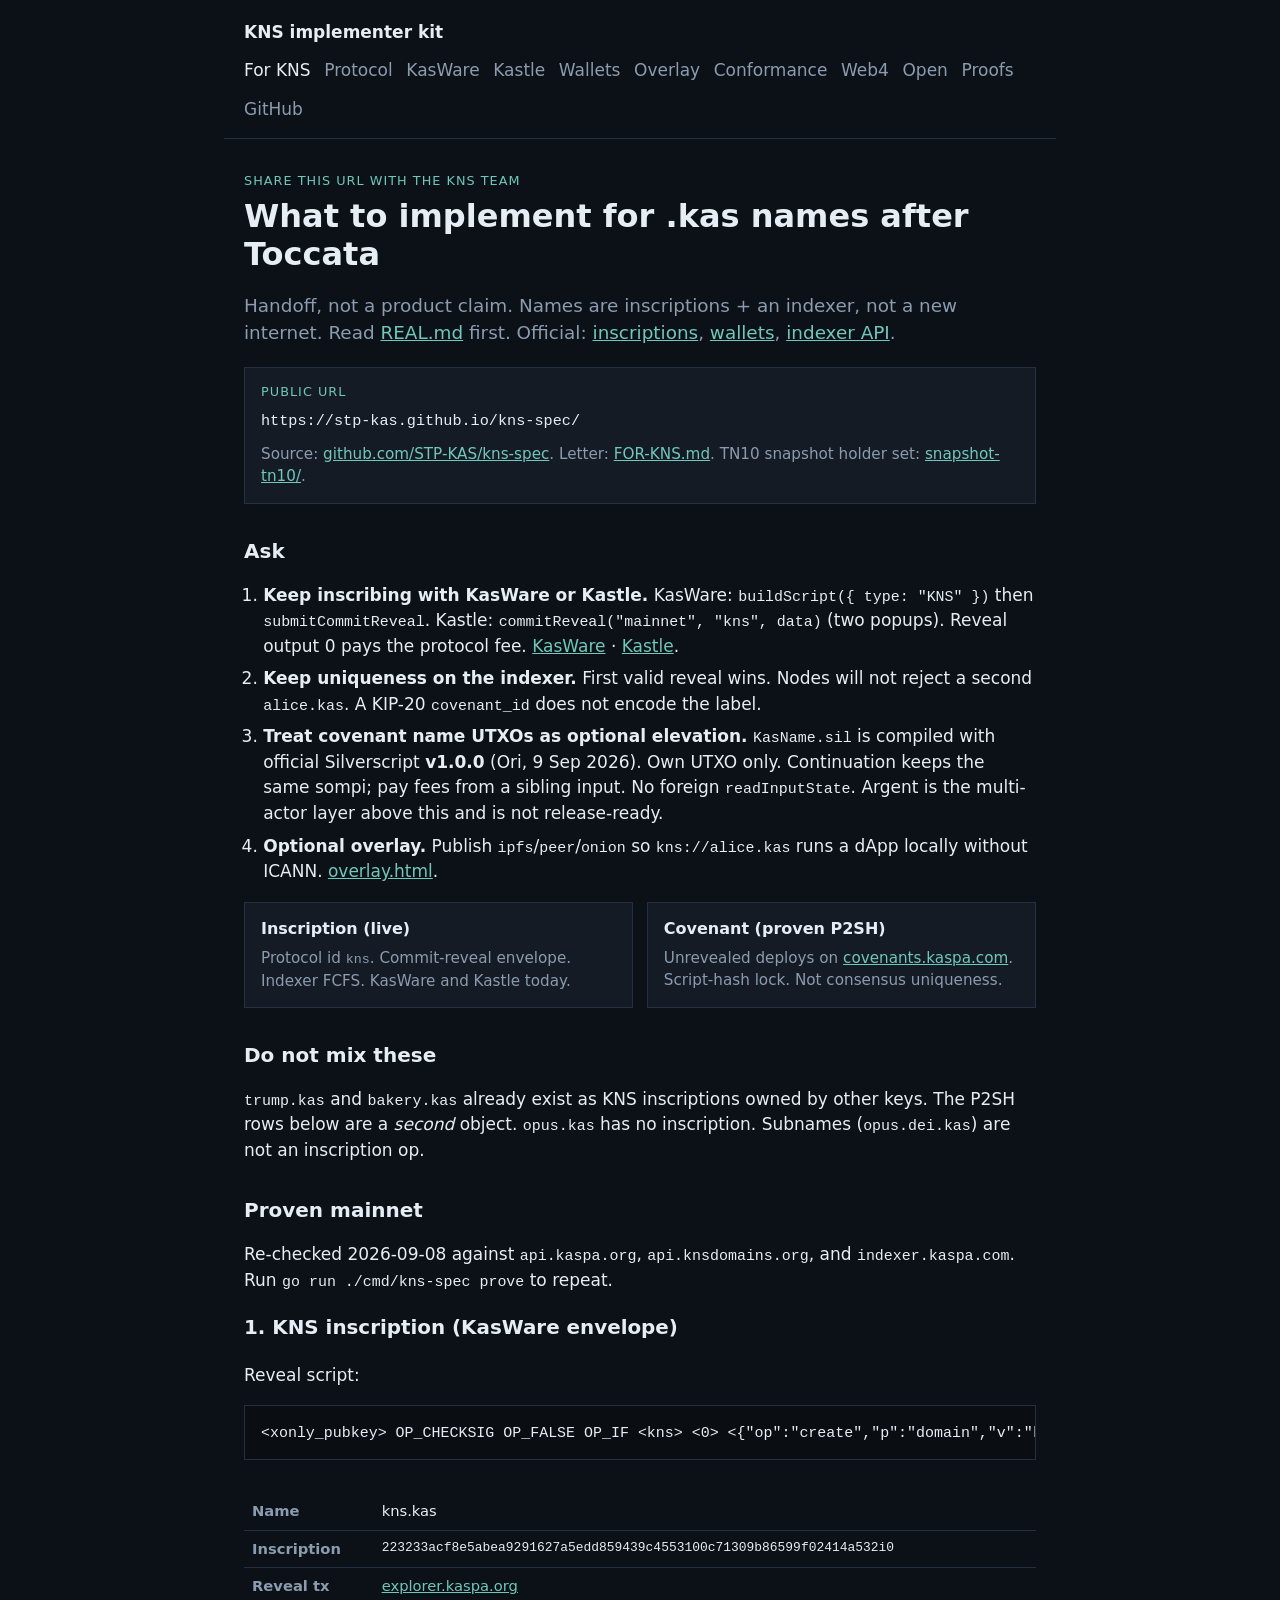
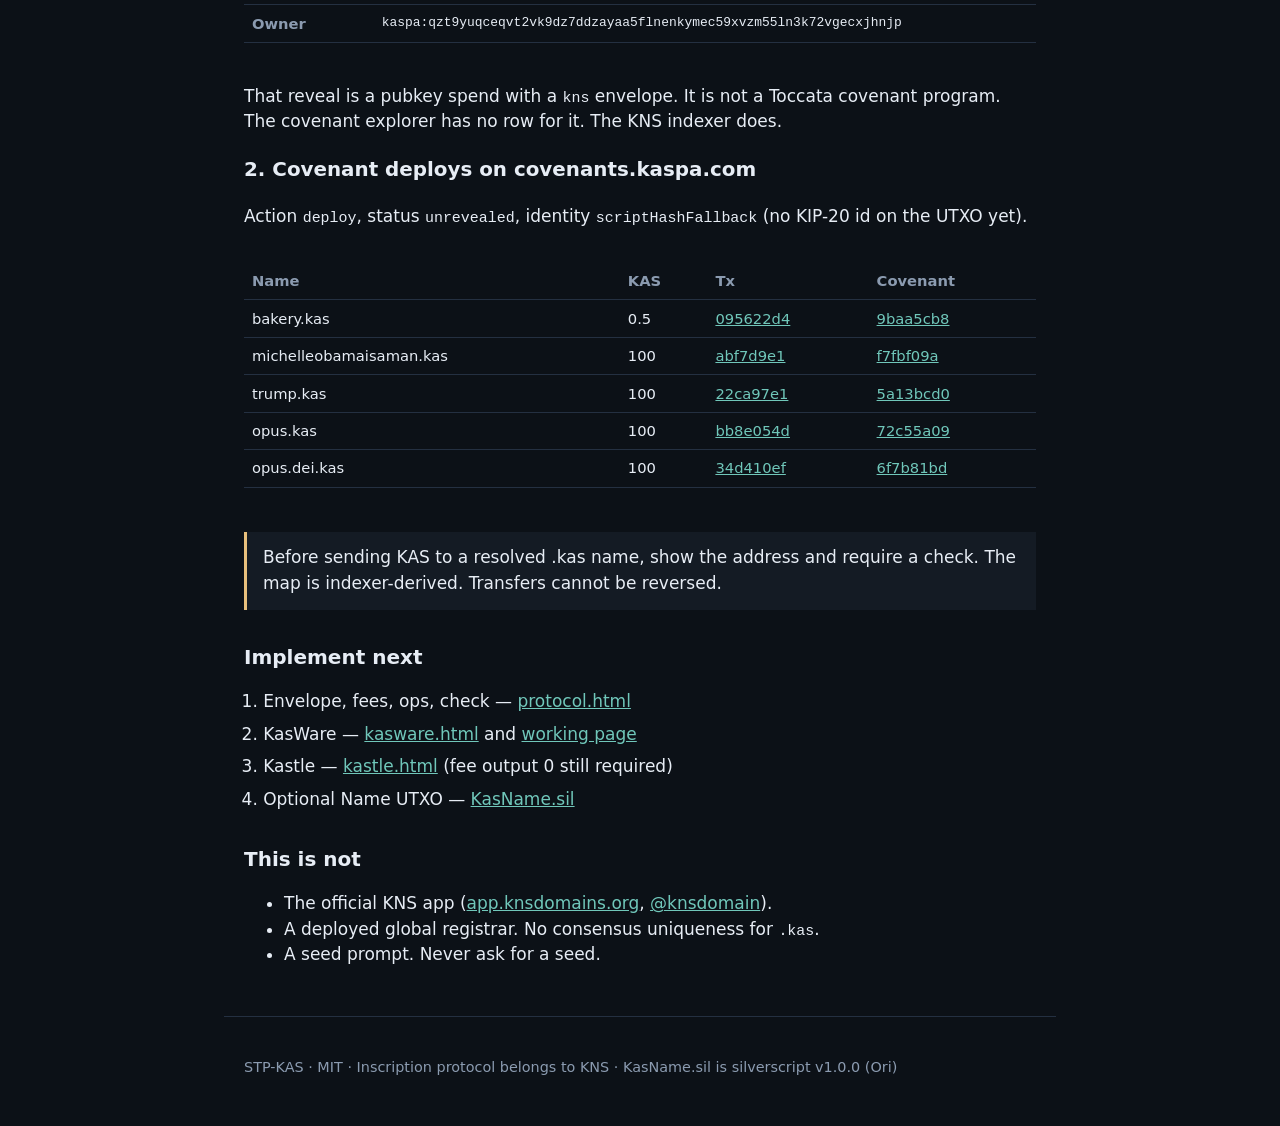
<file: docs/index.html>
<!doctype html>
<html lang="en">
<head>
  <meta charset="utf-8">
  <meta name="viewport" content="width=device-width, initial-scale=1">
  <title>For the KNS team — inscriptions, KasWare, proven covenants</title>
  <meta name="description" content="Handoff for the KNS team: KasWare inscription path, indexer uniqueness, and proven mainnet covenant txs on covenants.kaspa.com.">
  <link rel="stylesheet" href="styles.css">
</head>
<body>
<header>
  <a class="brand" href="./">KNS implementer kit</a>
  <nav>
    <a href="./" aria-current="page">For KNS</a>
    <a href="protocol.html">Protocol</a>
    <a href="kasware.html">KasWare</a>
    <a href="kastle.html">Kastle</a>
    <a href="wallets.html">Wallets</a>
    <a href="overlay.html">Overlay</a>
    <a href="conformance.html">Conformance</a>
    <a href="web4.html">Web4</a>
    <a href="open.html">Open</a>
    <a href="proofs.html">Proofs</a>
    <a href="https://github.com/STP-KAS/kns-spec">GitHub</a>
  </nav>
</header>
<main>
  <p class="kicker">Share this URL with the KNS team</p>
  <h1>What to implement for .kas names after Toccata</h1>
  <p class="lede">Handoff, not a product claim. Names are inscriptions + an indexer, not a new internet. Read <a href="https://github.com/STP-KAS/kns-spec/blob/main/REAL.md">REAL.md</a> first. Official: <a href="https://kns-2.gitbook.io/kns-docs-1/inscriptions/overview">inscriptions</a>, <a href="https://kns-2.gitbook.io/kns-docs-1/supporting-wallet">wallets</a>, <a href="https://kns-2.gitbook.io/kns-docs-1/kns-indexer-api">indexer API</a>.</p>

  <div class="share">
    <div class="kicker" style="margin:0 0 0.35rem">Public URL</div>
    <code>https://stp-kas.github.io/kns-spec/</code>
    <p style="margin:0.6rem 0 0;color:var(--muted);font-size:0.95rem">Source: <a href="https://github.com/STP-KAS/kns-spec">github.com/STP-KAS/kns-spec</a>. Letter: <a href="https://github.com/STP-KAS/kns-spec/blob/main/FOR-KNS.md">FOR-KNS.md</a>. TN10 snapshot holder set: <a href="https://github.com/STP-KAS/kns-spec/tree/main/snapshot-tn10">snapshot-tn10/</a>.</p>
  </div>

  <h2>Ask</h2>
  <ol class="ask">
    <li><strong>Keep inscribing with KasWare or Kastle.</strong> KasWare: <code>buildScript({ type: "KNS" })</code> then <code>submitCommitReveal</code>. Kastle: <code>commitReveal("mainnet", "kns", data)</code> (two popups). Reveal output 0 pays the protocol fee. <a href="kasware.html">KasWare</a> · <a href="kastle.html">Kastle</a>.</li>
    <li><strong>Keep uniqueness on the indexer.</strong> First valid reveal wins. Nodes will not reject a second <code>alice.kas</code>. A KIP-20 <code>covenant_id</code> does not encode the label.</li>
    <li><strong>Treat covenant name UTXOs as optional elevation.</strong> <code>KasName.sil</code> is compiled with official Silverscript <strong>v1.0.0</strong> (Ori, 9 Sep 2026). Own UTXO only. Continuation keeps the same sompi; pay fees from a sibling input. No foreign <code>readInputState</code>. Argent is the multi-actor layer above this and is not release-ready.</li>
    <li><strong>Optional overlay.</strong> Publish <code>ipfs</code>/<code>peer</code>/<code>onion</code> so <code>kns://alice.kas</code> runs a dApp locally without ICANN. <a href="overlay.html">overlay.html</a>.</li>
  </ol>

  <div class="grid two">
    <article class="card">
      <h3>Inscription (live)</h3>
      <p>Protocol id <code>kns</code>. Commit-reveal envelope. Indexer FCFS. KasWare and Kastle today.</p>
    </article>
    <article class="card">
      <h3>Covenant (proven P2SH)</h3>
      <p>Unrevealed deploys on <a href="https://covenants.kaspa.com/covenants">covenants.kaspa.com</a>. Script-hash lock. Not consensus uniqueness.</p>
    </article>
  </div>

  <h2>Do not mix these</h2>
  <p><code>trump.kas</code> and <code>bakery.kas</code> already exist as KNS inscriptions owned by other keys. The P2SH rows below are a <em>second</em> object. <code>opus.kas</code> has no inscription. Subnames (<code>opus.dei.kas</code>) are not an inscription op.</p>

  <h2>Proven mainnet</h2>
  <p>Re-checked 2026-09-08 against <code>api.kaspa.org</code>, <code>api.knsdomains.org</code>, and <code>indexer.kaspa.com</code>. Run <code>go run ./cmd/kns-spec prove</code> to repeat.</p>

  <h3>1. KNS inscription (KasWare envelope)</h3>
  <p>Reveal script:</p>
  <pre><code>&lt;xonly_pubkey&gt; OP_CHECKSIG OP_FALSE OP_IF &lt;kns&gt; &lt;0&gt; &lt;{"op":"create","p":"domain","v":"kns"}&gt; OP_ENDIF</code></pre>
  <div class="wrap">
    <table>
      <tr><th>Name</th><td>kns.kas</td></tr>
      <tr><th>Inscription</th><td class="mono">223233acf8e5abea9291627a5edd859439c4553100c71309b86599f02414a532i0</td></tr>
      <tr><th>Reveal tx</th><td><a href="https://explorer.kaspa.org/txs/223233acf8e5abea9291627a5edd859439c4553100c71309b86599f02414a532">explorer.kaspa.org</a></td></tr>
      <tr><th>Owner</th><td class="mono">kaspa:qzt9yuqceqvt2vk9dz7ddzayaa5flnenkymec59xvzm55ln3k72vgecxjhnjp</td></tr>
    </table>
  </div>
  <p>That reveal is a pubkey spend with a <code>kns</code> envelope. It is not a Toccata covenant program. The covenant explorer has no row for it. The KNS indexer does.</p>

  <h3>2. Covenant deploys on covenants.kaspa.com</h3>
  <p>Action <code>deploy</code>, status <code>unrevealed</code>, identity <code>scriptHashFallback</code> (no KIP-20 id on the UTXO yet).</p>
  <div class="wrap">
    <table>
      <thead>
        <tr><th>Name</th><th>KAS</th><th>Tx</th><th>Covenant</th></tr>
      </thead>
      <tbody>
        <tr>
          <td>bakery.kas</td><td>0.5</td>
          <td><a href="https://covenants.kaspa.com/tx/095622d4aa4f46cac8a4012d289ed78a7bd16e9acd47d7e94ee17ae0d601f1ca">095622d4</a></td>
          <td><a href="https://covenants.kaspa.com/covenants/9baa5cb8f06876c1ba858c844e03d5d02da0419673761d4dea88e21c2432a685">9baa5cb8</a></td>
        </tr>
        <tr>
          <td>michelleobamaisaman.kas</td><td>100</td>
          <td><a href="https://covenants.kaspa.com/tx/abf7d9e1199e7d3c2fd7121b261aa3284eb062a19e5c2f1afefc0257f2d61c2d">abf7d9e1</a></td>
          <td><a href="https://covenants.kaspa.com/covenants/f7fbf09ab0c90eb89228528590fa08ca4eb4e1ce73d62db57fb85f5626c69fd6">f7fbf09a</a></td>
        </tr>
        <tr>
          <td>trump.kas</td><td>100</td>
          <td><a href="https://covenants.kaspa.com/tx/22ca97e171336859031fdc12c649e50711c330a43a7c8350f7038ab75abb1084">22ca97e1</a></td>
          <td><a href="https://covenants.kaspa.com/covenants/5a13bcd0132897fbd946853544c91ce9c3a57b1c7dfb9ce69c54bb3e745f37b1">5a13bcd0</a></td>
        </tr>
        <tr>
          <td>opus.kas</td><td>100</td>
          <td><a href="https://covenants.kaspa.com/tx/bb8e054d8cf3f9f75dc99d76910669b48c8cff36d9d1fe1b378a007c653fadf3">bb8e054d</a></td>
          <td><a href="https://covenants.kaspa.com/covenants/72c55a09aea7f15bfad99d1efc148597bc4eead8fd53d07627f187942d99ea51">72c55a09</a></td>
        </tr>
        <tr>
          <td>opus.dei.kas</td><td>100</td>
          <td><a href="https://covenants.kaspa.com/tx/34d410ef5df5d75256334f6521c62f1654c624987e5ac0c049ed68c54061e7b7">34d410ef</a></td>
          <td><a href="https://covenants.kaspa.com/covenants/6f7b81bdf9269b7edf495065630b2ec9c79b6143f27fff0c8101988ca7602084">6f7b81bd</a></td>
        </tr>
      </tbody>
    </table>
  </div>

  <div class="warn">
    Before sending KAS to a resolved .kas name, show the address and require a check. The map is indexer-derived. Transfers cannot be reversed.
  </div>

  <h2>Implement next</h2>
  <ol class="ask">
    <li>Envelope, fees, ops, check — <a href="protocol.html">protocol.html</a></li>
    <li>KasWare — <a href="kasware.html">kasware.html</a> and <a href="kasware-create.html">working page</a></li>
    <li>Kastle — <a href="kastle.html">kastle.html</a> (fee output 0 still required)</li>
    <li>Optional Name UTXO — <a href="https://github.com/STP-KAS/kns-spec/blob/main/contracts/v1/KasName.sil">KasName.sil</a></li>
  </ol>

  <h2>This is not</h2>
  <ul>
    <li>The official KNS app (<a href="https://app.knsdomains.org">app.knsdomains.org</a>, <a href="https://x.com/knsdomain">@knsdomain</a>).</li>
    <li>A deployed global registrar. No consensus uniqueness for <code>.kas</code>.</li>
    <li>A seed prompt. Never ask for a seed.</li>
  </ul>
</main>
<footer>
  STP-KAS · MIT · Inscription protocol belongs to KNS · KasName.sil is silverscript v1.0.0 (Ori)
</footer>
</body>
</html>
</file>
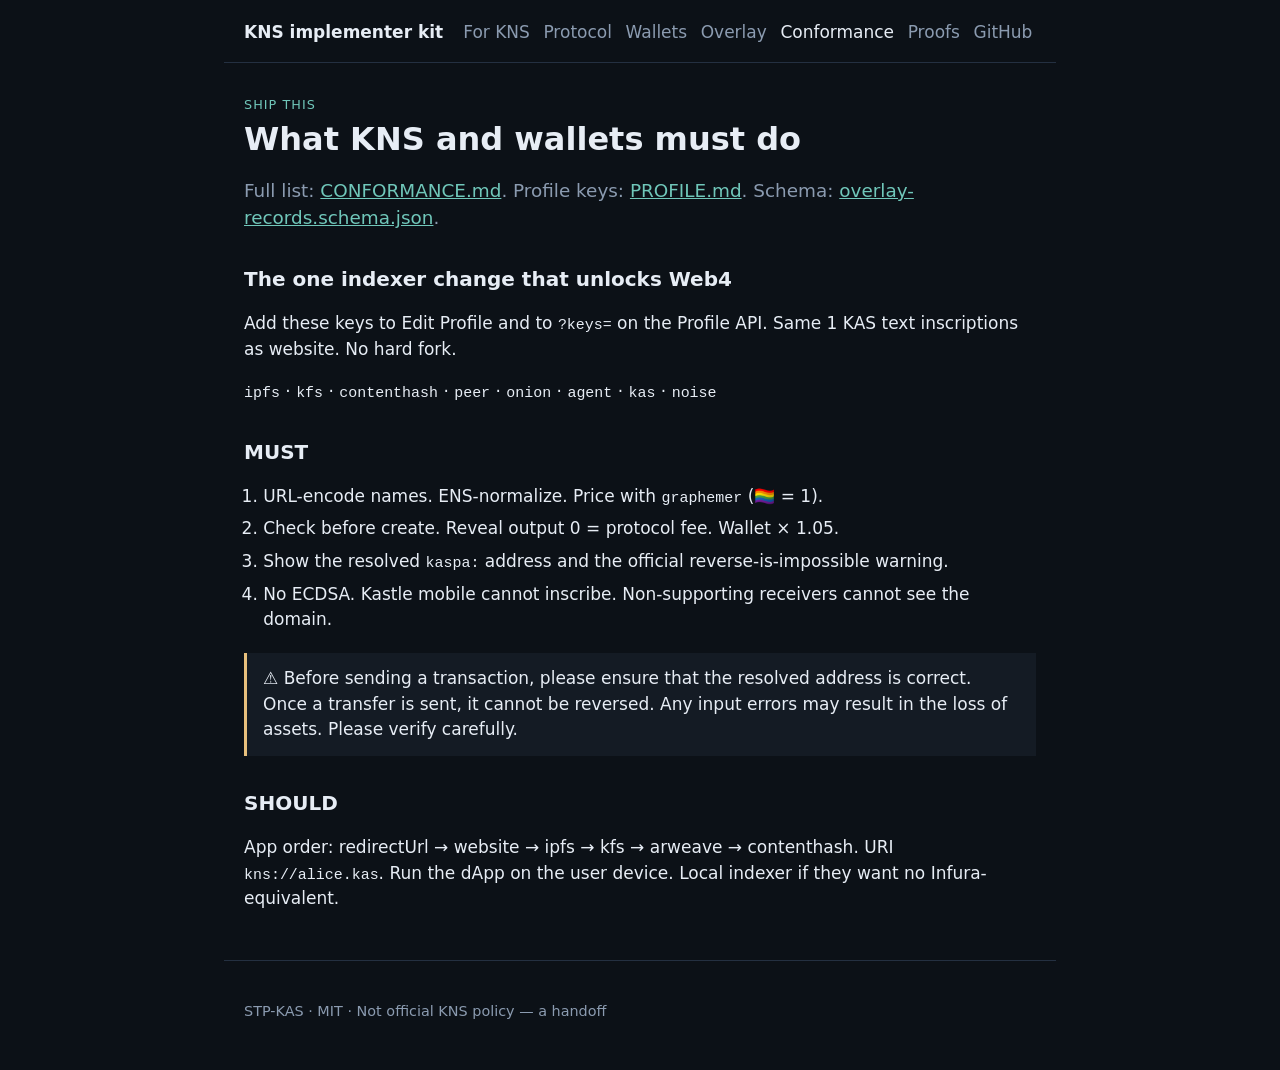
<file: docs/conformance.html>
<!doctype html>
<html lang="en">
<head>
  <meta charset="utf-8">
  <meta name="viewport" content="width=device-width, initial-scale=1">
  <title>Web4-ready .kas — conformance</title>
  <link rel="stylesheet" href="styles.css">
</head>
<body>
<header>
  <a class="brand" href="./">KNS implementer kit</a>
  <nav>
    <a href="./">For KNS</a>
    <a href="protocol.html">Protocol</a>
    <a href="wallets.html">Wallets</a>
    <a href="overlay.html">Overlay</a>
    <a href="conformance.html" aria-current="page">Conformance</a>
    <a href="proofs.html">Proofs</a>
    <a href="https://github.com/STP-KAS/kns-spec">GitHub</a>
  </nav>
</header>
<main>
  <p class="kicker">Ship this</p>
  <h1>What KNS and wallets must do</h1>
  <p class="lede">Full list: <a href="https://github.com/STP-KAS/kns-spec/blob/main/CONFORMANCE.md">CONFORMANCE.md</a>. Profile keys: <a href="https://github.com/STP-KAS/kns-spec/blob/main/PROFILE.md">PROFILE.md</a>. Schema: <a href="https://github.com/STP-KAS/kns-spec/blob/main/schemas/overlay-records.schema.json">overlay-records.schema.json</a>.</p>

  <h2>The one indexer change that unlocks Web4</h2>
  <p>Add these keys to Edit Profile and to <code>?keys=</code> on the Profile API. Same 1 KAS text inscriptions as website. No hard fork.</p>
  <p><code>ipfs</code> · <code>kfs</code> · <code>contenthash</code> · <code>peer</code> · <code>onion</code> · <code>agent</code> · <code>kas</code> · <code>noise</code></p>

  <h2>MUST</h2>
  <ol class="ask">
    <li>URL-encode names. ENS-normalize. Price with <code>graphemer</code> (🏳️‍🌈 = 1).</li>
    <li>Check before create. Reveal output 0 = protocol fee. Wallet × 1.05.</li>
    <li>Show the resolved <code>kaspa:</code> address and the official reverse-is-impossible warning.</li>
    <li>No ECDSA. Kastle mobile cannot inscribe. Non-supporting receivers cannot see the domain.</li>
  </ol>
  <div class="warn">⚠️ Before sending a transaction, please ensure that the resolved address is correct. Once a transfer is sent, it cannot be reversed. Any input errors may result in the loss of assets. Please verify carefully.</div>

  <h2>SHOULD</h2>
  <p>App order: redirectUrl → website → ipfs → kfs → arweave → contenthash. URI <code>kns://alice.kas</code>. Run the dApp on the user device. Local indexer if they want no Infura-equivalent.</p>
</main>
<footer>STP-KAS · MIT · Not official KNS policy — a handoff</footer>
</body>
</html>
</file>
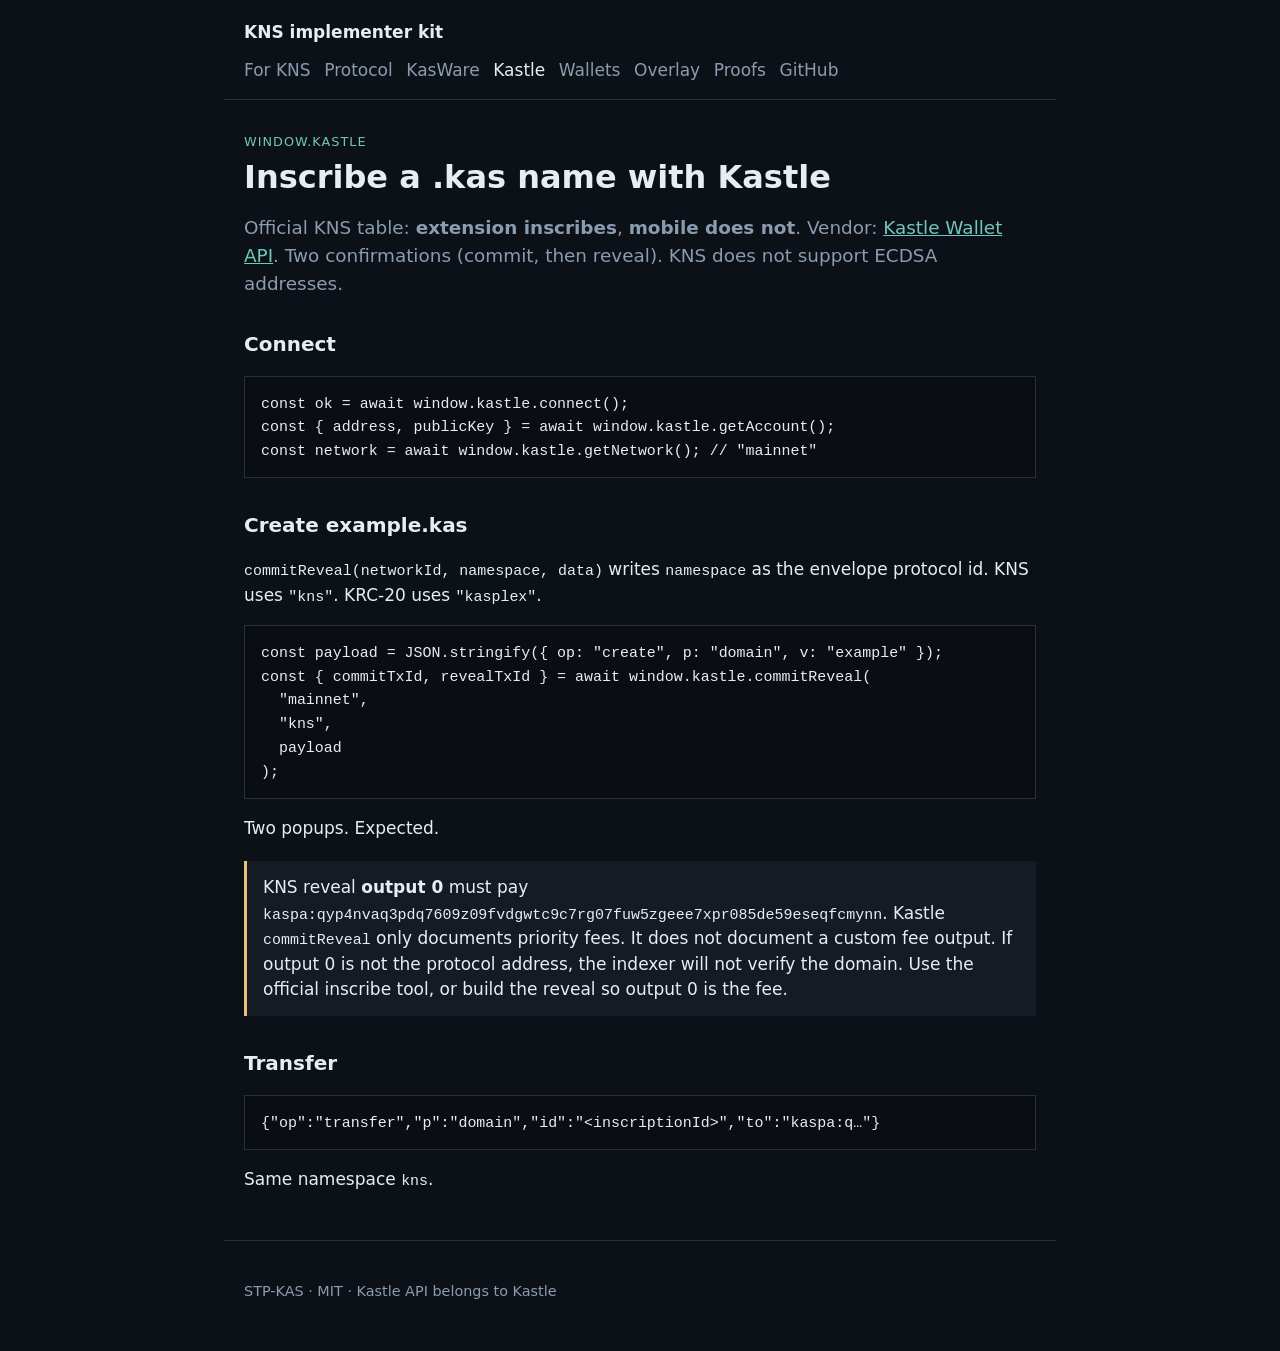
<file: docs/kastle.html>
<!doctype html>
<html lang="en">
<head>
  <meta charset="utf-8">
  <meta name="viewport" content="width=device-width, initial-scale=1">
  <title>Kastle — inscribe a .kas name</title>
  <link rel="stylesheet" href="styles.css">
</head>
<body>
<header>
  <a class="brand" href="./">KNS implementer kit</a>
  <nav>
    <a href="./">For KNS</a>
    <a href="protocol.html">Protocol</a>
    <a href="kasware.html">KasWare</a>
    <a href="kastle.html" aria-current="page">Kastle</a>
    <a href="wallets.html">Wallets</a>
    <a href="overlay.html">Overlay</a>
    <a href="proofs.html">Proofs</a>
    <a href="https://github.com/STP-KAS/kns-spec">GitHub</a>
  </nav>
</header>
<main>
  <p class="kicker">window.kastle</p>
  <h1>Inscribe a .kas name with Kastle</h1>
  <p class="lede">Official KNS table: <strong>extension inscribes</strong>, <strong>mobile does not</strong>. Vendor: <a href="https://docs.kastle.cc/readme/how-to-integrate/kastle-wallet-api.md">Kastle Wallet API</a>. Two confirmations (commit, then reveal). KNS does not support ECDSA addresses.</p>

  <h2>Connect</h2>
  <pre><code>const ok = await window.kastle.connect();
const { address, publicKey } = await window.kastle.getAccount();
const network = await window.kastle.getNetwork(); // "mainnet"</code></pre>

  <h2>Create example.kas</h2>
  <p><code>commitReveal(networkId, namespace, data)</code> writes <code>namespace</code> as the envelope protocol id. KNS uses <code>"kns"</code>. KRC-20 uses <code>"kasplex"</code>.</p>
  <pre><code>const payload = JSON.stringify({ op: "create", p: "domain", v: "example" });
const { commitTxId, revealTxId } = await window.kastle.commitReveal(
  "mainnet",
  "kns",
  payload
);</code></pre>
  <p>Two popups. Expected.</p>

  <div class="warn">
    KNS reveal <strong>output 0</strong> must pay <span class="mono">kaspa:qyp4nvaq3pdq7609z09fvdgwtc9c7rg07fuw5zgeee7xpr085de59eseqfcmynn</span>.
    Kastle <code>commitReveal</code> only documents priority fees. It does not document a custom fee output.
    If output 0 is not the protocol address, the indexer will not verify the domain. Use the official inscribe tool, or build the reveal so output 0 is the fee.
  </div>

  <h2>Transfer</h2>
  <pre><code>{"op":"transfer","p":"domain","id":"&lt;inscriptionId&gt;","to":"kaspa:q…"}</code></pre>
  <p>Same namespace <code>kns</code>.</p>
</main>
<footer>STP-KAS · MIT · Kastle API belongs to Kastle</footer>
</body>
</html>
</file>
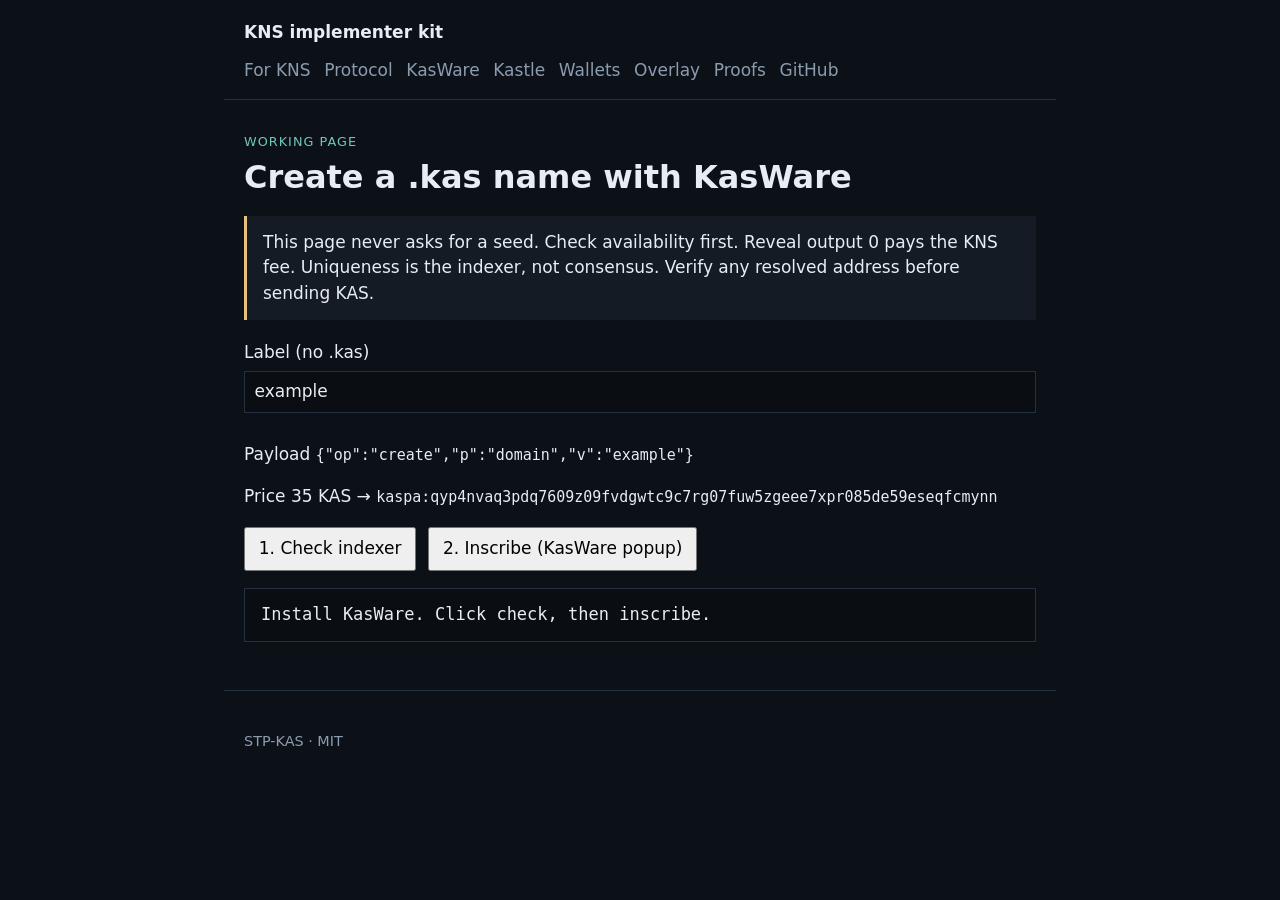
<file: docs/kasware-create.html>
<!doctype html>
<html lang="en">
<head>
  <meta charset="utf-8">
  <meta name="viewport" content="width=device-width, initial-scale=1">
  <title>Create a .kas name — KasWare</title>
  <link rel="stylesheet" href="styles.css">
</head>
<body>
<header>
  <a class="brand" href="./">KNS implementer kit</a>
  <nav>
    <a href="./">For KNS</a>
    <a href="protocol.html">Protocol</a>
    <a href="kasware.html">KasWare</a>
    <a href="kastle.html">Kastle</a>
    <a href="wallets.html">Wallets</a>
    <a href="overlay.html">Overlay</a>
    <a href="proofs.html">Proofs</a>
    <a href="https://github.com/STP-KAS/kns-spec">GitHub</a>
  </nav>
</header>
<main>
  <p class="kicker">Working page</p>
  <h1>Create a .kas name with KasWare</h1>
  <div class="warn">This page never asks for a seed. Check availability first. Reveal output 0 pays the KNS fee. Uniqueness is the indexer, not consensus. Verify any resolved address before sending KAS.</div>
  <label for="label">Label (no .kas)</label>
  <input id="label" value="example" autocomplete="off" style="width:100%;padding:0.45rem 0.6rem;font:inherit;margin:0.35rem 0 0.75rem;background:#0a0e13;color:var(--text);border:1px solid var(--line)">
  <p>Payload <code id="payload"></code></p>
  <p>Price <span id="price"></span> KAS → <span class="mono">kaspa:qyp4nvaq3pdq7609z09fvdgwtc9c7rg07fuw5zgeee7xpr085de59eseqfcmynn</span></p>
  <p>
    <button id="check" type="button" style="font:inherit;padding:0.45rem 0.8rem;margin-right:0.4rem">1. Check indexer</button>
    <button id="inscribe" type="button" style="font:inherit;padding:0.45rem 0.8rem">2. Inscribe (KasWare popup)</button>
  </p>
  <pre id="log">Install KasWare. Click check, then inscribe.</pre>
</main>
<footer>STP-KAS · MIT</footer>
<script>
const FEE = "kaspa:qyp4nvaq3pdq7609z09fvdgwtc9c7rg07fuw5zgeee7xpr085de59eseqfcmynn";
const log = (t) => { document.getElementById("log").textContent = t; };
function visualLen(s) {
  if (typeof Intl !== "undefined" && Intl.Segmenter) {
    return [...new Intl.Segmenter("en", { granularity: "grapheme" }).segment(s)].length || s.length;
  }
  return [...s].filter((c) => c !== "\u200d" && c !== "\ufe0f").length || s.length;
}
function price(label) {
  const n = visualLen(label);
  if (n <= 2) return 4200;
  if (n === 3) return 2100;
  if (n === 4) return 525;
  return 35;
}
function paint() {
  const label = document.getElementById("label").value.trim().toLowerCase();
  const payload = JSON.stringify({ op: "create", p: "domain", v: label });
  document.getElementById("payload").textContent = payload;
  document.getElementById("price").textContent = price(label);
}
document.getElementById("label").addEventListener("input", paint);
paint();
document.getElementById("check").onclick = async () => {
  const label = document.getElementById("label").value.trim().toLowerCase();
  const name = label.endsWith(".kas") ? label : label + ".kas";
  const address = (window.kasware && (await window.kasware.getAccounts())[0]) || "kaspa:qzt9yuqceqvt2vk9dz7ddzayaa5flnenkymec59xvzm55ln3k72vgecxjhnjp";
  const res = await fetch("https://api.knsdomains.org/mainnet/api/v1/domains/check", {
    method: "POST",
    headers: { "content-type": "application/json" },
    body: JSON.stringify({ domainNames: [name], address }),
  });
  log(await res.text());
};
document.getElementById("inscribe").onclick = async () => {
  if (!window.kasware) { log("KasWare not injected."); return; }
  const label = document.getElementById("label").value.trim().toLowerCase();
  const payload = JSON.stringify({ op: "create", p: "domain", v: label });
  const accounts = await window.kasware.requestAccounts();
  const address = accounts[0];
  const { script, p2shAddress } = await window.kasware.buildScript({ type: "KNS", data: payload });
  const entries = await window.kasware.getUtxoEntries();
  const priceKas = price(label);
  const result = await window.kasware.submitCommitReveal(
    { priorityEntries: [], entries, outputs: [{ address: p2shAddress, amount: 1 }], changeAddress: address, priorityFee: 0.01 },
    { outputs: [{ address: FEE, amount: priceKas }], changeAddress: address, priorityFee: 0.02 },
    script,
    "mainnet"
  );
  log(JSON.stringify(result, null, 2));
};
</script>
</body>
</html>
</file>
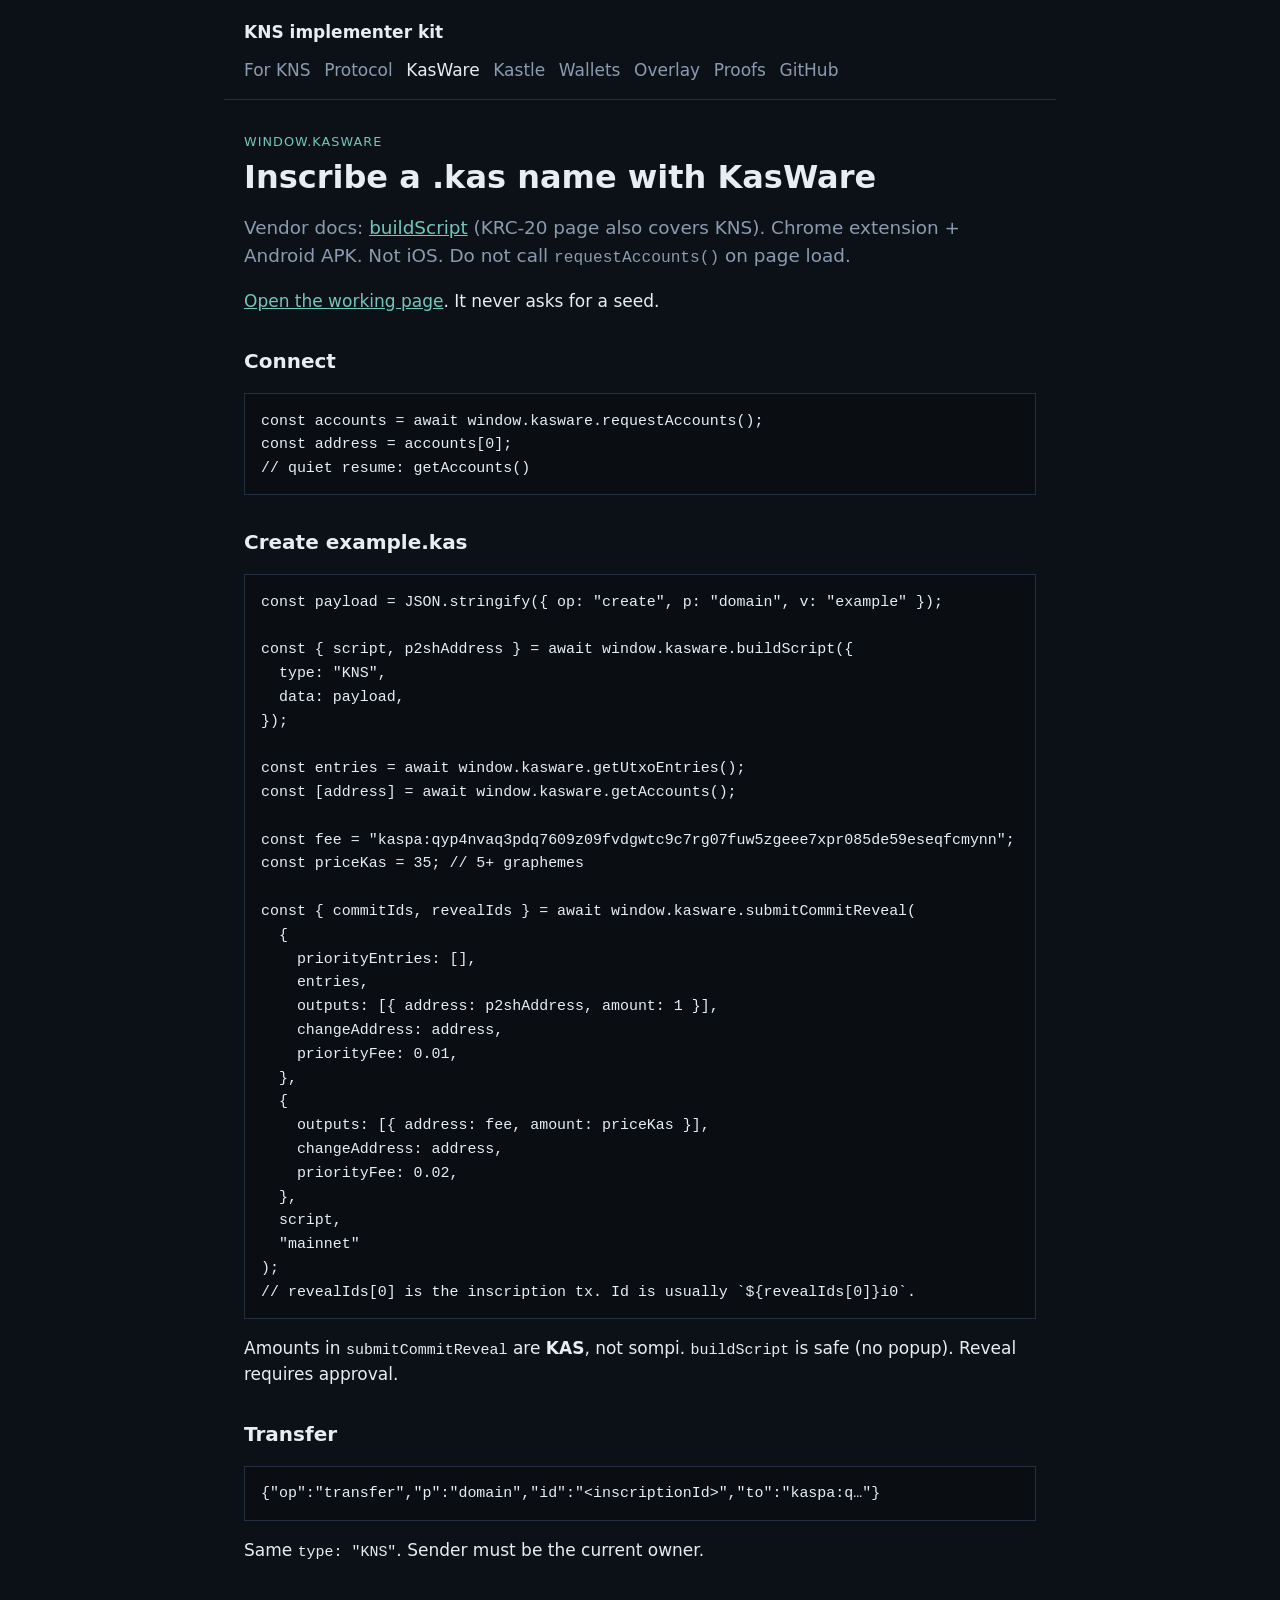
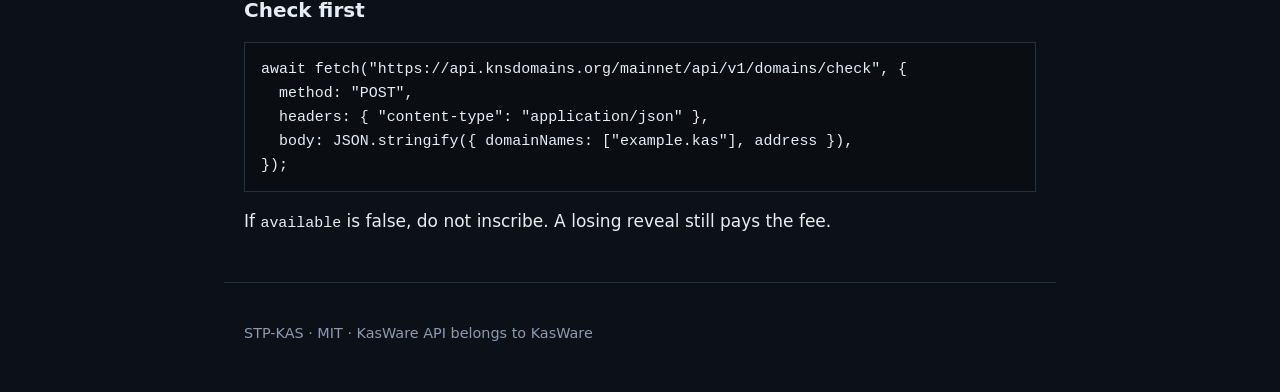
<file: docs/kasware.html>
<!doctype html>
<html lang="en">
<head>
  <meta charset="utf-8">
  <meta name="viewport" content="width=device-width, initial-scale=1">
  <title>KasWare — inscribe a .kas name</title>
  <link rel="stylesheet" href="styles.css">
</head>
<body>
<header>
  <a class="brand" href="./">KNS implementer kit</a>
  <nav>
    <a href="./">For KNS</a>
    <a href="protocol.html">Protocol</a>
    <a href="kasware.html" aria-current="page">KasWare</a>
    <a href="kastle.html">Kastle</a>
    <a href="wallets.html">Wallets</a>
    <a href="overlay.html">Overlay</a>
    <a href="proofs.html">Proofs</a>
    <a href="https://github.com/STP-KAS/kns-spec">GitHub</a>
  </nav>
</header>
<main>
  <p class="kicker">window.kasware</p>
  <h1>Inscribe a .kas name with KasWare</h1>
  <p class="lede">Vendor docs: <a href="https://docs.kasware.xyz/wallet/developer-documentation/kaspa/kaspa-krc20">buildScript</a> (KRC-20 page also covers KNS). Chrome extension + Android APK. Not iOS. Do not call <code>requestAccounts()</code> on page load.</p>
  <p><a href="kasware-create.html">Open the working page</a>. It never asks for a seed.</p>

  <h2>Connect</h2>
  <pre><code>const accounts = await window.kasware.requestAccounts();
const address = accounts[0];
// quiet resume: getAccounts()</code></pre>

  <h2>Create example.kas</h2>
  <pre><code>const payload = JSON.stringify({ op: "create", p: "domain", v: "example" });

const { script, p2shAddress } = await window.kasware.buildScript({
  type: "KNS",
  data: payload,
});

const entries = await window.kasware.getUtxoEntries();
const [address] = await window.kasware.getAccounts();

const fee = "kaspa:qyp4nvaq3pdq7609z09fvdgwtc9c7rg07fuw5zgeee7xpr085de59eseqfcmynn";
const priceKas = 35; // 5+ graphemes

const { commitIds, revealIds } = await window.kasware.submitCommitReveal(
  {
    priorityEntries: [],
    entries,
    outputs: [{ address: p2shAddress, amount: 1 }],
    changeAddress: address,
    priorityFee: 0.01,
  },
  {
    outputs: [{ address: fee, amount: priceKas }],
    changeAddress: address,
    priorityFee: 0.02,
  },
  script,
  "mainnet"
);
// revealIds[0] is the inscription tx. Id is usually `${revealIds[0]}i0`.</code></pre>
  <p>Amounts in <code>submitCommitReveal</code> are <strong>KAS</strong>, not sompi. <code>buildScript</code> is safe (no popup). Reveal requires approval.</p>

  <h2>Transfer</h2>
  <pre><code>{"op":"transfer","p":"domain","id":"&lt;inscriptionId&gt;","to":"kaspa:q…"}</code></pre>
  <p>Same <code>type: "KNS"</code>. Sender must be the current owner.</p>

  <h2>Check first</h2>
  <pre><code>await fetch("https://api.knsdomains.org/mainnet/api/v1/domains/check", {
  method: "POST",
  headers: { "content-type": "application/json" },
  body: JSON.stringify({ domainNames: ["example.kas"], address }),
});</code></pre>
  <p>If <code>available</code> is false, do not inscribe. A losing reveal still pays the fee.</p>
</main>
<footer>STP-KAS · MIT · KasWare API belongs to KasWare</footer>
</body>
</html>
</file>
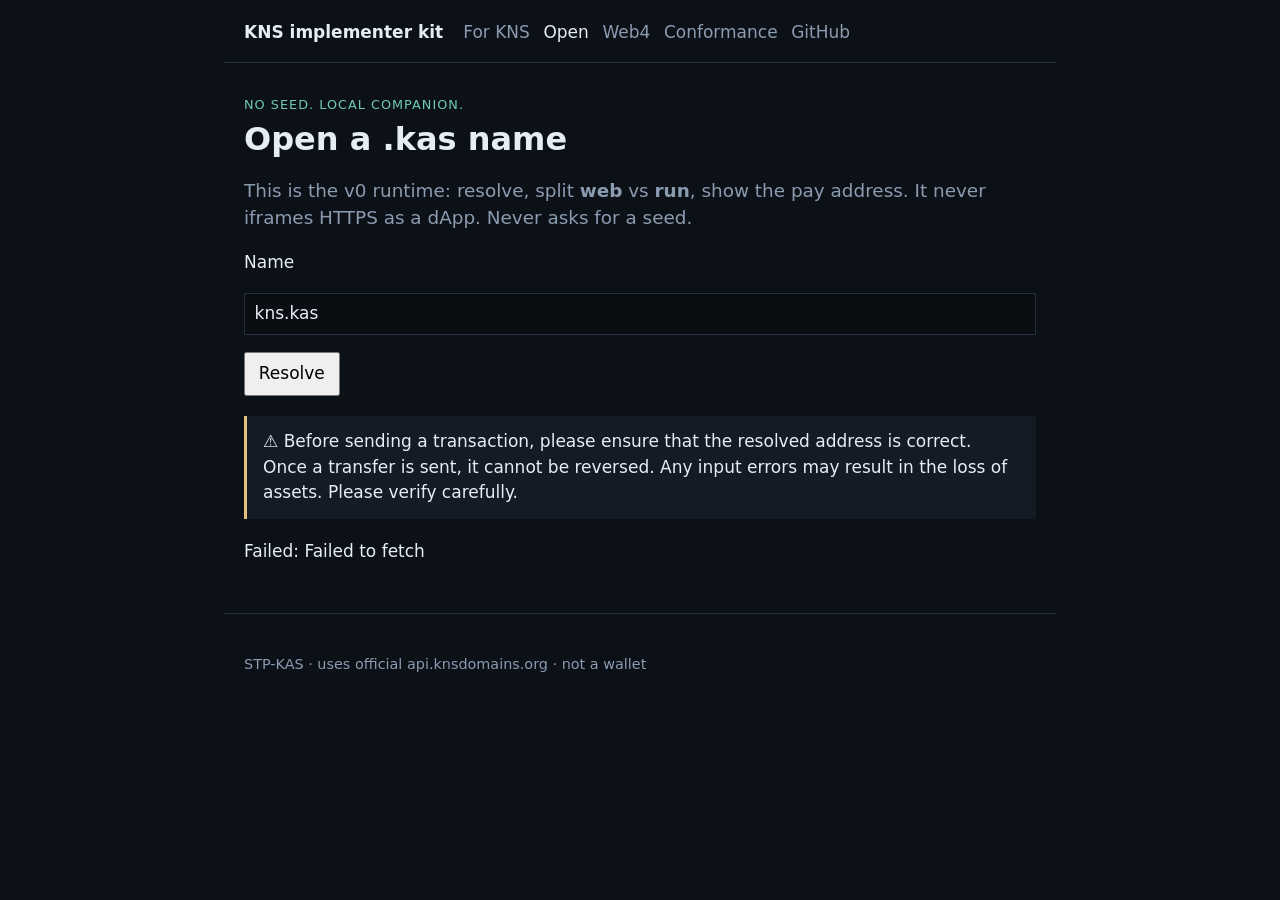
<file: docs/open.html>
<!doctype html>
<html lang="en">
<head>
  <meta charset="utf-8">
  <meta name="viewport" content="width=device-width, initial-scale=1">
  <title>Open kns:// — companion</title>
  <link rel="stylesheet" href="styles.css">
</head>
<body>
<header>
  <a class="brand" href="./">KNS implementer kit</a>
  <nav>
    <a href="./">For KNS</a>
    <a href="open.html" aria-current="page">Open</a>
    <a href="web4.html">Web4</a>
    <a href="conformance.html">Conformance</a>
    <a href="https://github.com/STP-KAS/kns-spec">GitHub</a>
  </nav>
</header>
<main>
  <p class="kicker">No seed. Local companion.</p>
  <h1>Open a .kas name</h1>
  <p class="lede">This is the v0 runtime: resolve, split <strong>web</strong> vs <strong>run</strong>, show the pay address. It never iframes HTTPS as a dApp. Never asks for a seed.</p>
  <label for="q">Name</label>
  <p><input id="q" value="kns.kas" autocomplete="off" style="width:100%;padding:0.45rem 0.6rem;font:inherit;background:#0a0e13;color:var(--text);border:1px solid var(--line)"></p>
  <p><button id="go" type="button" style="font:inherit;padding:0.45rem 0.8rem">Resolve</button></p>
  <div class="warn" id="warn">⚠️ Before sending a transaction, please ensure that the resolved address is correct. Once a transfer is sent, it cannot be reversed. Any input errors may result in the loss of assets. Please verify carefully.</div>
  <div id="out"></div>
</main>
<footer>STP-KAS · uses official api.knsdomains.org · not a wallet</footer>
<script>
function withKas(n) {
  n = (n || "").trim().toLowerCase();
  return n.endsWith(".kas") ? n : n + ".kas";
}
function esc(s) { return String(s||"").replace(/[&<>"'`]/g, c => ({"&":"&amp;","<":"&lt;",">":"&gt;","\"":"&quot;","'":"&#39;","`":"&#96;"}[c])); }
function safeHref(s) {
  s = (s || "").trim();
  const ok = /^(https?:|ipfs:|ipns:|kaspa:|kaspatest:)/i.test(s);
  if (!ok || /[\s<>"'`]/.test(s)) return "";
  return s;
}
function renderSnap(s) {
  const name = s.name || "";
  const pay = s.payUri || s.pay || "";
  const w = s.web || "";
  const r = s.run || "";
  const sess = s.session || "";
  let html = "<h2>" + esc(name) + "</h2>";
  html += "<p><code>" + esc(s.kns || ("kns://" + name)) + "</code></p>";
  html += "<div class='card'><h3>Pay</h3><p class='mono'>" + esc(pay) + "</p>";
  const payH = safeHref(pay);
  html += payH ? "<p><a href=\"" + esc(payH) + "\">kaspa URI</a></p></div>" : "<p>not a kaspa: address</p></div>";
  const wH = safeHref(w);
  html += "<div class='card'><h3>Web (.limo / browser)</h3><p>" + (wH ? "<a href=\"" + esc(wH) + "\">" + esc(w) + "</a>" : (w ? esc(w) : "none")) + "</p></div>";
  html += "<div class='card'><h3>Run (CID only)</h3>";
  if (r) html += "<p class='mono'>" + esc(r) + "</p><p>Fetch this CID locally. Do not use ipfs.io as truth.</p>";
  else html += "<p>No CID. Identity + pay only. Not a dApp.</p>";
  html += "</div>";
  html += "<div class='card'><h3>Session</h3><p>" + (sess ? esc(sess) : "none — default is capability, not a public IP") + "</p></div>";
  if (s.primary) html += "<p>Primary " + esc(s.primary) + (s.primaryOk ? " (forward-checked)" : " (not this name)") + "</p>";
  html += "<p class='tiny'>Owner " + esc(s.owner) + " · id " + esc(s.assetId) + (s.verified ? " · verified" : "") + "</p>";
  if (s.warn) html += "<p class='tiny'>" + esc(s.warn) + "</p>";
  return html;
}
async function resolve() {
  const name = withKas(document.getElementById("q").value);
  const out = document.getElementById("out");
  out.innerHTML = "<p>Resolving…</p>";
  try {
    const local = location.protocol === "http:" && (location.hostname === "127.0.0.1" || location.hostname === "localhost");
    if (local) {
      const res = await fetch("/api/resolve?q=" + encodeURIComponent(name));
      const s = await res.json();
      if (!res.ok) throw new Error(s.error || res.statusText);
      out.innerHTML = renderSnap(s);
      return;
    }
    const API = "https://api.knsdomains.org/mainnet/api/v1";
    const keys = "redirectUrl,bio,avatarUrl,website,x,github,telegram,discord,email,banner,ipfs,kfs,contenthash,peer,onion,agent,kas,noise";
    const ownRes = await fetch(API + "/" + encodeURIComponent(name) + "/owner");
    const ownJ = await ownRes.json();
    if (!ownJ.success || !ownJ.data || !ownJ.data.owner) throw new Error("not found");
    let rec = {};
    try {
      const pRes = await fetch(API + "/domain/" + encodeURIComponent(ownJ.data.assetId) + "/profile?keys=" + encodeURIComponent(keys));
      const pJ = await pRes.json();
      rec = (pJ.data && pJ.data.profile) || {};
    } catch (e) {}
    const pick = (k) => (typeof rec[k] === "string" && rec[k].trim()) ? rec[k].trim() : "";
    const snap = {
      name, owner: ownJ.data.owner, assetId: ownJ.data.assetId, kns: "kns://" + name,
      pay: pick("kas") || ownJ.data.owner, payUri: pick("kas") || ownJ.data.owner,
      web: pick("redirectUrl") || pick("website") || pick("ipfs"),
      run: (pick("ipfs").indexOf("ipfs:") === 0 ? pick("ipfs") : "") || (pick("kfs") ? pick("kfs") : "") || (pick("contenthash") ? pick("contenthash") : ""),
      session: pick("peer") || pick("onion") || pick("noise"),
      warn: document.getElementById("warn").textContent
    };
    out.innerHTML = renderSnap(snap);
  } catch (e) {
    out.innerHTML = "<p>Failed: " + esc(e.message) + "</p>";
  }
}
document.getElementById("go").onclick = resolve;
document.getElementById("q").addEventListener("keydown", (e) => { if (e.key === "Enter") resolve(); });
resolve();
</script>
</body>
</html>
</file>
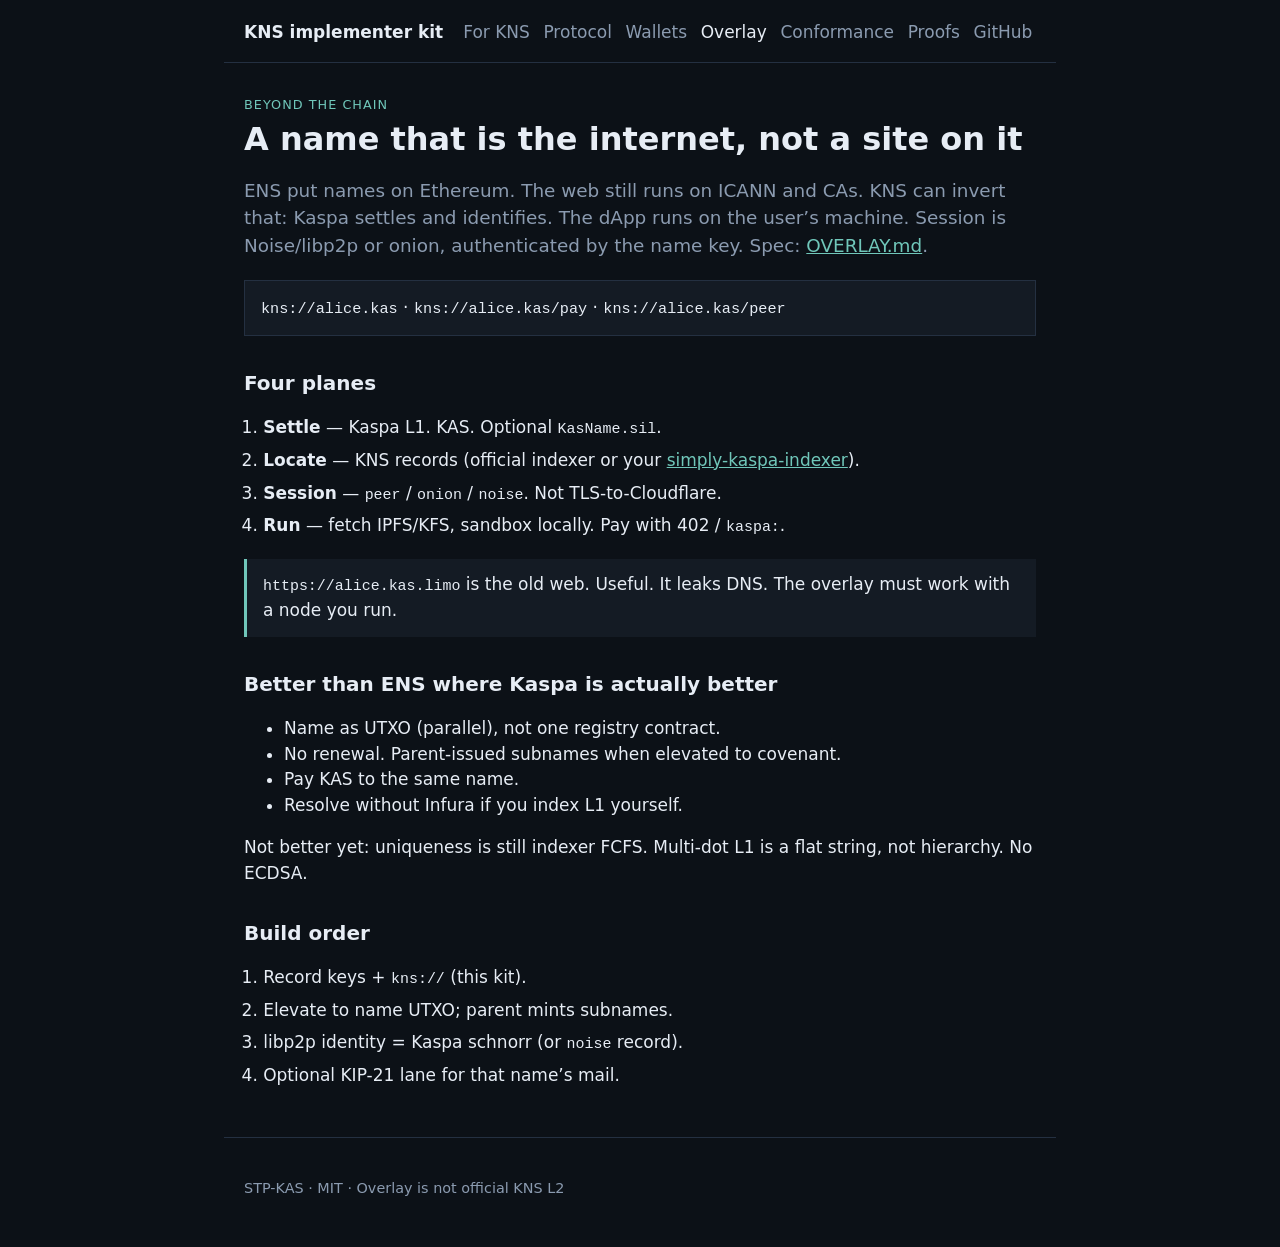
<file: docs/overlay.html>
<!doctype html>
<html lang="en">
<head>
  <meta charset="utf-8">
  <meta name="viewport" content="width=device-width, initial-scale=1">
  <title>kns:// — the extra layer</title>
  <link rel="stylesheet" href="styles.css">
</head>
<body>
<header>
  <a class="brand" href="./">KNS implementer kit</a>
  <nav>
    <a href="./">For KNS</a>
    <a href="protocol.html">Protocol</a>
    <a href="wallets.html">Wallets</a>
    <a href="overlay.html" aria-current="page">Overlay</a>
    <a href="conformance.html">Conformance</a>
    <a href="proofs.html">Proofs</a>
    <a href="https://github.com/STP-KAS/kns-spec">GitHub</a>
  </nav>
</header>
<main>
  <p class="kicker">Beyond the chain</p>
  <h1>A name that is the internet, not a site on it</h1>
  <p class="lede">ENS put names on Ethereum. The web still runs on ICANN and CAs. KNS can invert that: Kaspa settles and identifies. The dApp runs on the user’s machine. Session is Noise/libp2p or onion, authenticated by the name key. Spec: <a href="https://github.com/STP-KAS/kns-spec/blob/main/OVERLAY.md">OVERLAY.md</a>.</p>

  <div class="share"><code>kns://alice.kas</code> · <code>kns://alice.kas/pay</code> · <code>kns://alice.kas/peer</code></div>

  <h2>Four planes</h2>
  <ol class="ask">
    <li><b>Settle</b> — Kaspa L1. KAS. Optional <code>KasName.sil</code>.</li>
    <li><b>Locate</b> — KNS records (official indexer or your <a href="https://github.com/supertypo/simply-kaspa-indexer">simply-kaspa-indexer</a>).</li>
    <li><b>Session</b> — <code>peer</code> / <code>onion</code> / <code>noise</code>. Not TLS-to-Cloudflare.</li>
    <li><b>Run</b> — fetch IPFS/KFS, sandbox locally. Pay with 402 / <code>kaspa:</code>.</li>
  </ol>

  <div class="note">
    <code>https://alice.kas.limo</code> is the old web. Useful. It leaks DNS. The overlay must work with a node you run.
  </div>

  <h2>Better than ENS where Kaspa is actually better</h2>
  <ul>
    <li>Name as UTXO (parallel), not one registry contract.</li>
    <li>No renewal. Parent-issued subnames when elevated to covenant.</li>
    <li>Pay KAS to the same name.</li>
    <li>Resolve without Infura if you index L1 yourself.</li>
  </ul>
  <p>Not better yet: uniqueness is still indexer FCFS. Multi-dot L1 is a flat string, not hierarchy. No ECDSA.</p>

  <h2>Build order</h2>
  <ol class="ask">
    <li>Record keys + <code>kns://</code> (this kit).</li>
    <li>Elevate to name UTXO; parent mints subnames.</li>
    <li>libp2p identity = Kaspa schnorr (or <code>noise</code> record).</li>
    <li>Optional KIP-21 lane for that name’s mail.</li>
  </ol>
</main>
<footer>STP-KAS · MIT · Overlay is not official KNS L2</footer>
</body>
</html>
</file>
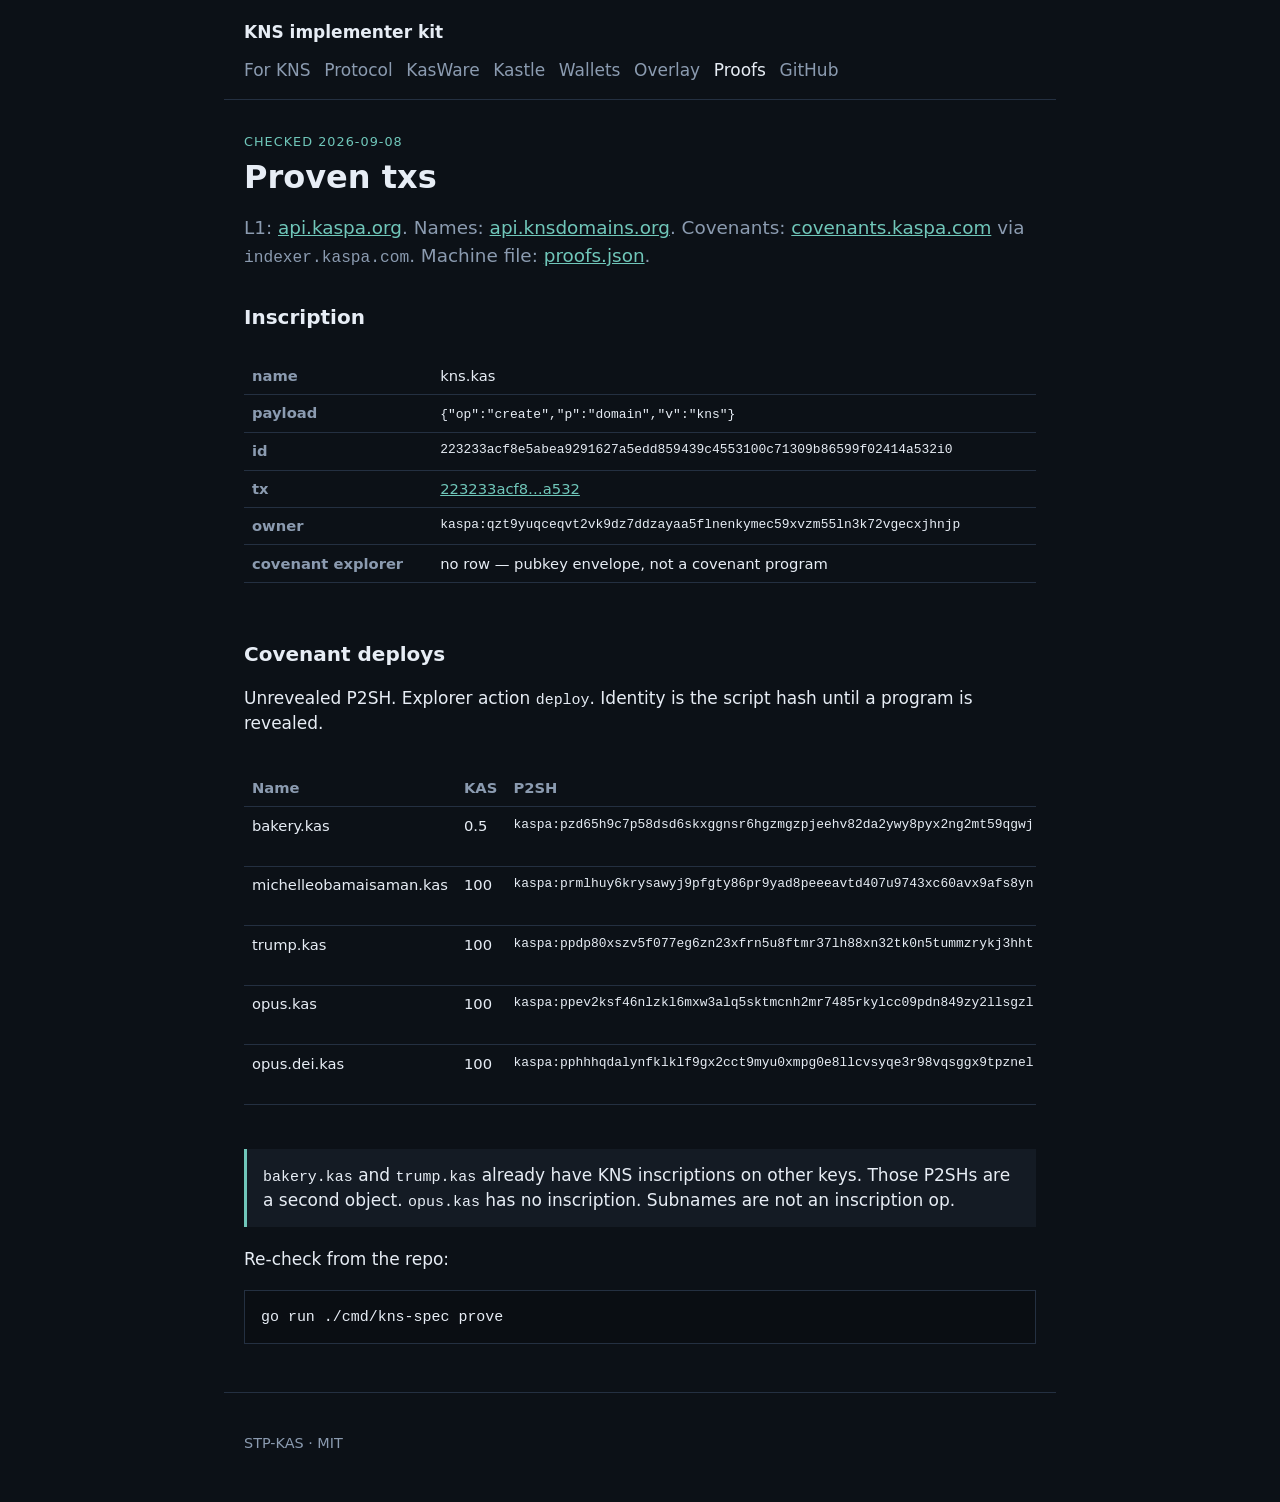
<file: docs/proofs.html>
<!doctype html>
<html lang="en">
<head>
  <meta charset="utf-8">
  <meta name="viewport" content="width=device-width, initial-scale=1">
  <title>Proven mainnet txs</title>
  <link rel="stylesheet" href="styles.css">
</head>
<body>
<header>
  <a class="brand" href="./">KNS implementer kit</a>
  <nav>
    <a href="./">For KNS</a>
    <a href="protocol.html">Protocol</a>
    <a href="kasware.html">KasWare</a>
    <a href="kastle.html">Kastle</a>
    <a href="wallets.html">Wallets</a>
    <a href="overlay.html">Overlay</a>
    <a href="proofs.html" aria-current="page">Proofs</a>
    <a href="https://github.com/STP-KAS/kns-spec">GitHub</a>
  </nav>
</header>
<main>
  <p class="kicker">Checked 2026-09-08</p>
  <h1>Proven txs</h1>
  <p class="lede">L1: <a href="https://api.kaspa.org">api.kaspa.org</a>. Names: <a href="https://api.knsdomains.org/mainnet">api.knsdomains.org</a>. Covenants: <a href="https://covenants.kaspa.com/covenants">covenants.kaspa.com</a> via <code>indexer.kaspa.com</code>. Machine file: <a href="https://github.com/STP-KAS/kns-spec/blob/main/proofs/proofs.json">proofs.json</a>.</p>

  <h2>Inscription</h2>
  <div class="wrap">
    <table>
      <tr><th>name</th><td>kns.kas</td></tr>
      <tr><th>payload</th><td><code>{"op":"create","p":"domain","v":"kns"}</code></td></tr>
      <tr><th>id</th><td class="mono">223233acf8e5abea9291627a5edd859439c4553100c71309b86599f02414a532i0</td></tr>
      <tr><th>tx</th><td><a href="https://explorer.kaspa.org/txs/223233acf8e5abea9291627a5edd859439c4553100c71309b86599f02414a532">223233acf8…a532</a></td></tr>
      <tr><th>owner</th><td class="mono">kaspa:qzt9yuqceqvt2vk9dz7ddzayaa5flnenkymec59xvzm55ln3k72vgecxjhnjp</td></tr>
      <tr><th>covenant explorer</th><td>no row — pubkey envelope, not a covenant program</td></tr>
    </table>
  </div>

  <h2>Covenant deploys</h2>
  <p>Unrevealed P2SH. Explorer action <code>deploy</code>. Identity is the script hash until a program is revealed.</p>
  <div class="wrap">
    <table>
      <thead>
        <tr><th>Name</th><th>KAS</th><th>P2SH</th><th>Links</th></tr>
      </thead>
      <tbody>
        <tr>
          <td>bakery.kas</td><td>0.5</td>
          <td class="mono">kaspa:pzd65h9c7p58dsd6skxggnsr6hgzmgzpjeehv82da2ywy8pyx2ng2mt59qgwj</td>
          <td><a href="https://covenants.kaspa.com/tx/095622d4aa4f46cac8a4012d289ed78a7bd16e9acd47d7e94ee17ae0d601f1ca">tx</a> · <a href="https://covenants.kaspa.com/covenants/9baa5cb8f06876c1ba858c844e03d5d02da0419673761d4dea88e21c2432a685">covenant</a></td>
        </tr>
        <tr>
          <td>michelleobamaisaman.kas</td><td>100</td>
          <td class="mono">kaspa:prmlhuy6krysawyj9pfgty86pr9yad8peeeavtd407u9743xc60avx9afs8yn</td>
          <td><a href="https://covenants.kaspa.com/tx/abf7d9e1199e7d3c2fd7121b261aa3284eb062a19e5c2f1afefc0257f2d61c2d">tx</a> · <a href="https://covenants.kaspa.com/covenants/f7fbf09ab0c90eb89228528590fa08ca4eb4e1ce73d62db57fb85f5626c69fd6">covenant</a></td>
        </tr>
        <tr>
          <td>trump.kas</td><td>100</td>
          <td class="mono">kaspa:ppdp80xszv5f077eg6zn23xfrn5u8ftmr37lh88xn32tk0n5tummzrykj3hht</td>
          <td><a href="https://covenants.kaspa.com/tx/22ca97e171336859031fdc12c649e50711c330a43a7c8350f7038ab75abb1084">tx</a> · <a href="https://covenants.kaspa.com/covenants/5a13bcd0132897fbd946853544c91ce9c3a57b1c7dfb9ce69c54bb3e745f37b1">covenant</a></td>
        </tr>
        <tr>
          <td>opus.kas</td><td>100</td>
          <td class="mono">kaspa:ppev2ksf46nlzkl6mxw3alq5sktmcnh2mr7485rkylcc09pdn849zy2llsgzl</td>
          <td><a href="https://covenants.kaspa.com/tx/bb8e054d8cf3f9f75dc99d76910669b48c8cff36d9d1fe1b378a007c653fadf3">tx</a> · <a href="https://covenants.kaspa.com/covenants/72c55a09aea7f15bfad99d1efc148597bc4eead8fd53d07627f187942d99ea51">covenant</a></td>
        </tr>
        <tr>
          <td>opus.dei.kas</td><td>100</td>
          <td class="mono">kaspa:pphhhqdalynfklklf9gx2cct9myu0xmpg0e8llcvsyqe3r98vqsggx9tpznel</td>
          <td><a href="https://covenants.kaspa.com/tx/34d410ef5df5d75256334f6521c62f1654c624987e5ac0c049ed68c54061e7b7">tx</a> · <a href="https://covenants.kaspa.com/covenants/6f7b81bdf9269b7edf495065630b2ec9c79b6143f27fff0c8101988ca7602084">covenant</a></td>
        </tr>
      </tbody>
    </table>
  </div>
  <div class="note">
    <code>bakery.kas</code> and <code>trump.kas</code> already have KNS inscriptions on other keys. Those P2SHs are a second object. <code>opus.kas</code> has no inscription. Subnames are not an inscription op.
  </div>
  <p>Re-check from the repo:</p>
  <pre><code>go run ./cmd/kns-spec prove</code></pre>
</main>
<footer>STP-KAS · MIT</footer>
</body>
</html>
</file>
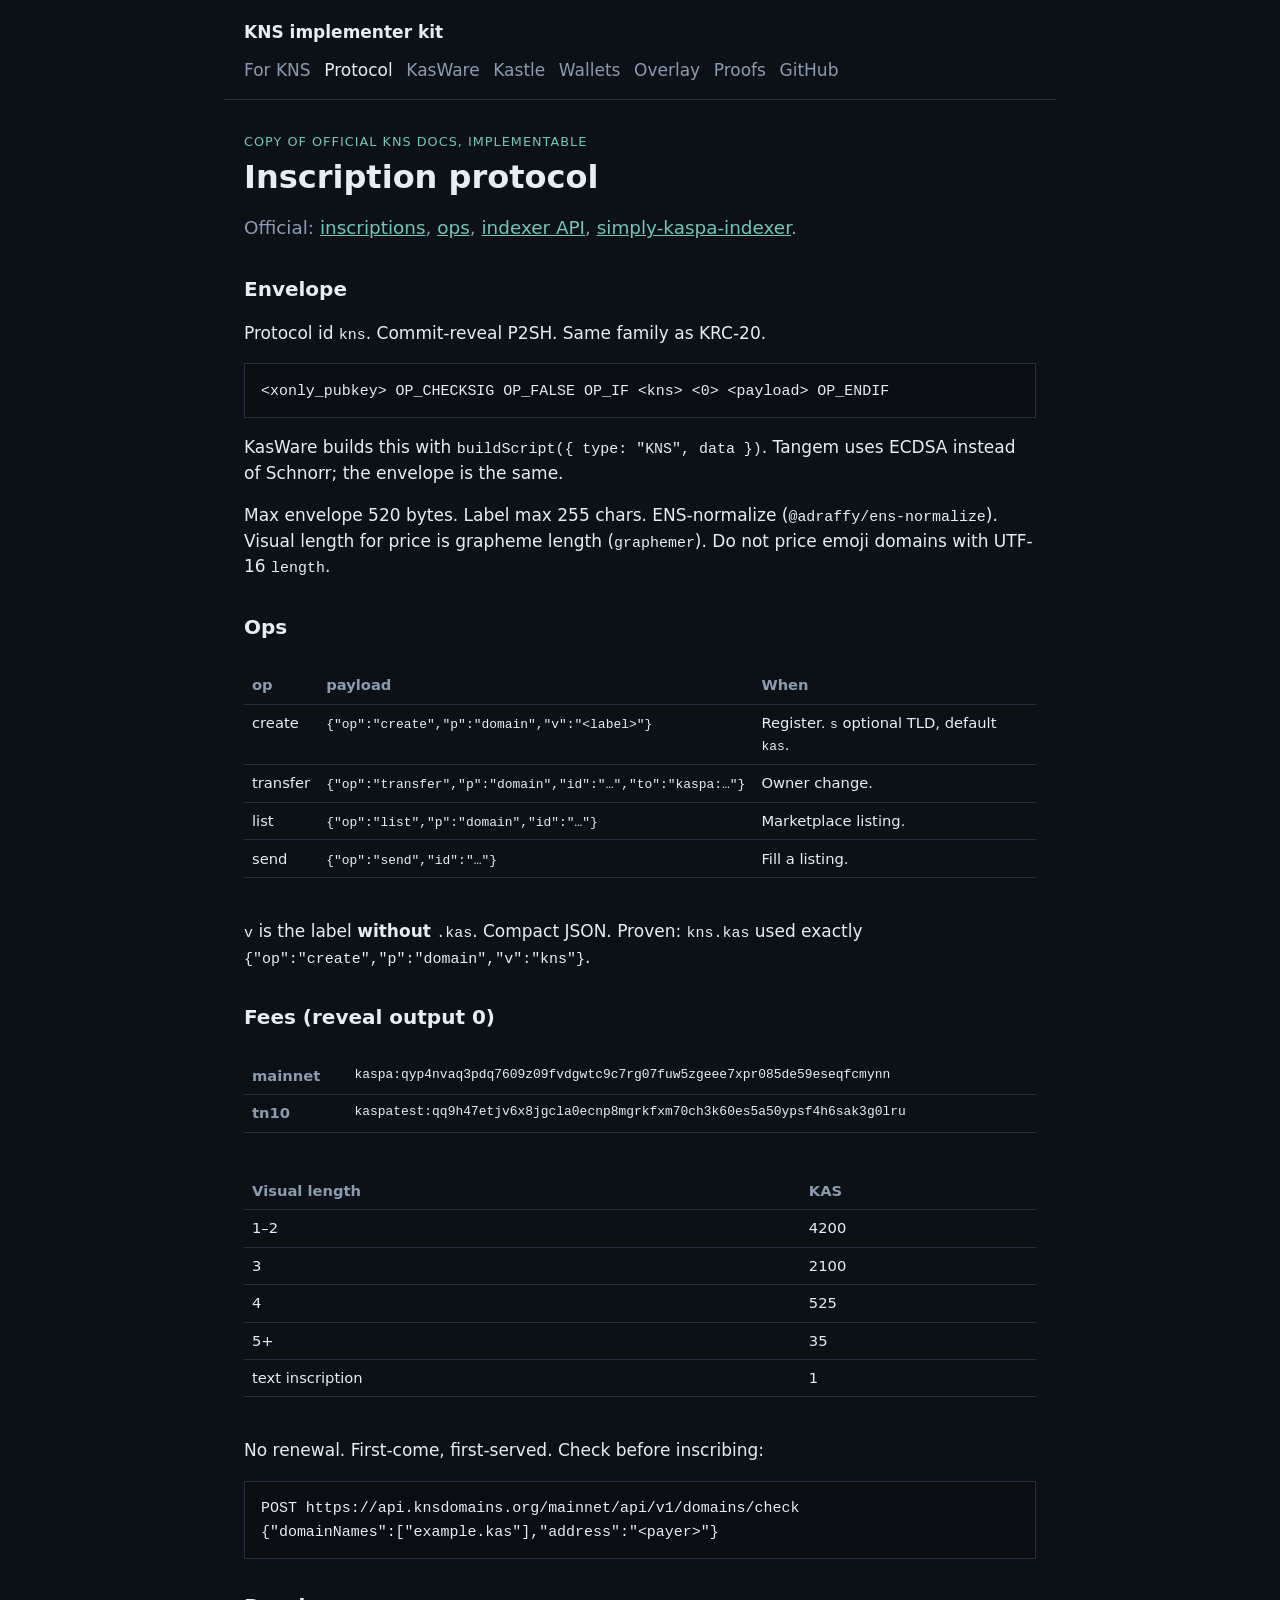
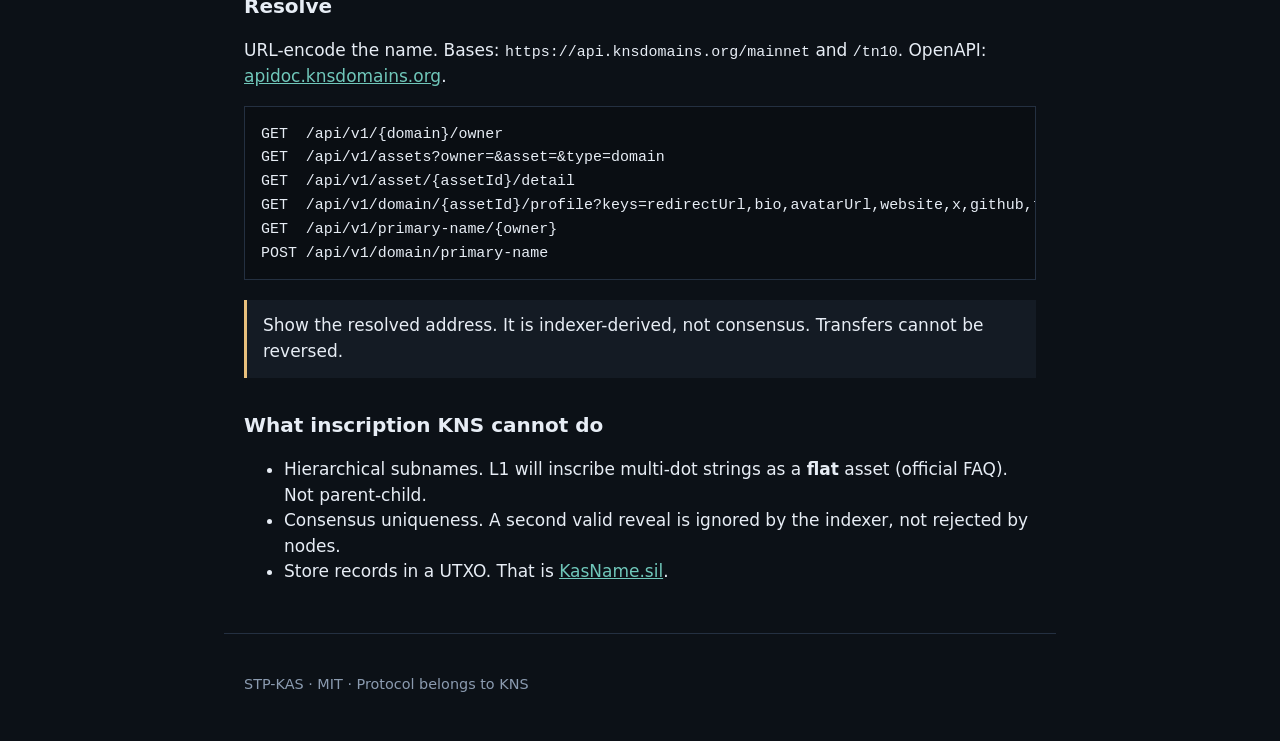
<file: docs/protocol.html>
<!doctype html>
<html lang="en">
<head>
  <meta charset="utf-8">
  <meta name="viewport" content="width=device-width, initial-scale=1">
  <title>KNS inscription protocol</title>
  <link rel="stylesheet" href="styles.css">
</head>
<body>
<header>
  <a class="brand" href="./">KNS implementer kit</a>
  <nav>
    <a href="./">For KNS</a>
    <a href="protocol.html" aria-current="page">Protocol</a>
    <a href="kasware.html">KasWare</a>
    <a href="kastle.html">Kastle</a>
    <a href="wallets.html">Wallets</a>
    <a href="overlay.html">Overlay</a>
    <a href="proofs.html">Proofs</a>
    <a href="https://github.com/STP-KAS/kns-spec">GitHub</a>
  </nav>
</header>
<main>
  <p class="kicker">Copy of official KNS docs, implementable</p>
  <h1>Inscription protocol</h1>
  <p class="lede">Official: <a href="https://kns-2.gitbook.io/kns-docs-1/inscriptions/overview">inscriptions</a>, <a href="https://kns-2.gitbook.io/kns-docs-1/inscriptions/operations">ops</a>, <a href="https://kns-2.gitbook.io/kns-docs-1/kns-indexer-api">indexer API</a>, <a href="https://github.com/supertypo/simply-kaspa-indexer">simply-kaspa-indexer</a>.</p>

  <h2>Envelope</h2>
  <p>Protocol id <code>kns</code>. Commit-reveal P2SH. Same family as KRC-20.</p>
  <pre><code>&lt;xonly_pubkey&gt; OP_CHECKSIG OP_FALSE OP_IF &lt;kns&gt; &lt;0&gt; &lt;payload&gt; OP_ENDIF</code></pre>
  <p>KasWare builds this with <code>buildScript({ type: "KNS", data })</code>. Tangem uses ECDSA instead of Schnorr; the envelope is the same.</p>
  <p>Max envelope 520 bytes. Label max 255 chars. ENS-normalize (<code>@adraffy/ens-normalize</code>). Visual length for price is grapheme length (<code>graphemer</code>). Do not price emoji domains with UTF-16 <code>length</code>.</p>

  <h2>Ops</h2>
  <div class="wrap">
    <table>
      <thead><tr><th>op</th><th>payload</th><th>When</th></tr></thead>
      <tbody>
        <tr><td>create</td><td><code>{"op":"create","p":"domain","v":"&lt;label&gt;"}</code></td><td>Register. <code>s</code> optional TLD, default <code>kas</code>.</td></tr>
        <tr><td>transfer</td><td><code>{"op":"transfer","p":"domain","id":"…","to":"kaspa:…"}</code></td><td>Owner change.</td></tr>
        <tr><td>list</td><td><code>{"op":"list","p":"domain","id":"…"}</code></td><td>Marketplace listing.</td></tr>
        <tr><td>send</td><td><code>{"op":"send","id":"…"}</code></td><td>Fill a listing.</td></tr>
      </tbody>
    </table>
  </div>
  <p><code>v</code> is the label <strong>without</strong> <code>.kas</code>. Compact JSON. Proven: <code>kns.kas</code> used exactly <code>{"op":"create","p":"domain","v":"kns"}</code>.</p>

  <h2>Fees (reveal output 0)</h2>
  <div class="wrap">
    <table>
      <tr><th>mainnet</th><td class="mono">kaspa:qyp4nvaq3pdq7609z09fvdgwtc9c7rg07fuw5zgeee7xpr085de59eseqfcmynn</td></tr>
      <tr><th>tn10</th><td class="mono">kaspatest:qq9h47etjv6x8jgcla0ecnp8mgrkfxm70ch3k60es5a50ypsf4h6sak3g0lru</td></tr>
    </table>
  </div>
  <div class="wrap">
    <table>
      <thead><tr><th>Visual length</th><th>KAS</th></tr></thead>
      <tbody>
        <tr><td>1–2</td><td>4200</td></tr>
        <tr><td>3</td><td>2100</td></tr>
        <tr><td>4</td><td>525</td></tr>
        <tr><td>5+</td><td>35</td></tr>
        <tr><td>text inscription</td><td>1</td></tr>
      </tbody>
    </table>
  </div>
  <p>No renewal. First-come, first-served. Check before inscribing:</p>
  <pre><code>POST https://api.knsdomains.org/mainnet/api/v1/domains/check
{"domainNames":["example.kas"],"address":"&lt;payer&gt;"}</code></pre>

  <h2>Resolve</h2>
  <p>URL-encode the name. Bases: <code>https://api.knsdomains.org/mainnet</code> and <code>/tn10</code>. OpenAPI: <a href="https://apidoc.knsdomains.org/mainnet/">apidoc.knsdomains.org</a>.</p>
  <pre><code>GET  /api/v1/{domain}/owner
GET  /api/v1/assets?owner=&amp;asset=&amp;type=domain
GET  /api/v1/asset/{assetId}/detail
GET  /api/v1/domain/{assetId}/profile?keys=redirectUrl,bio,avatarUrl,website,x,github,telegram,discord,email,banner
GET  /api/v1/primary-name/{owner}
POST /api/v1/domain/primary-name</code></pre>
  <div class="warn">Show the resolved address. It is indexer-derived, not consensus. Transfers cannot be reversed.</div>

  <h2>What inscription KNS cannot do</h2>
  <ul>
    <li>Hierarchical subnames. L1 will inscribe multi-dot strings as a <strong>flat</strong> asset (official FAQ). Not parent-child.</li>
    <li>Consensus uniqueness. A second valid reveal is ignored by the indexer, not rejected by nodes.</li>
    <li>Store records in a UTXO. That is <a href="https://github.com/STP-KAS/kns-spec/blob/main/contracts/v1/KasName.sil">KasName.sil</a>.</li>
  </ul>
</main>
<footer>STP-KAS · MIT · Protocol belongs to KNS</footer>
</body>
</html>
</file>
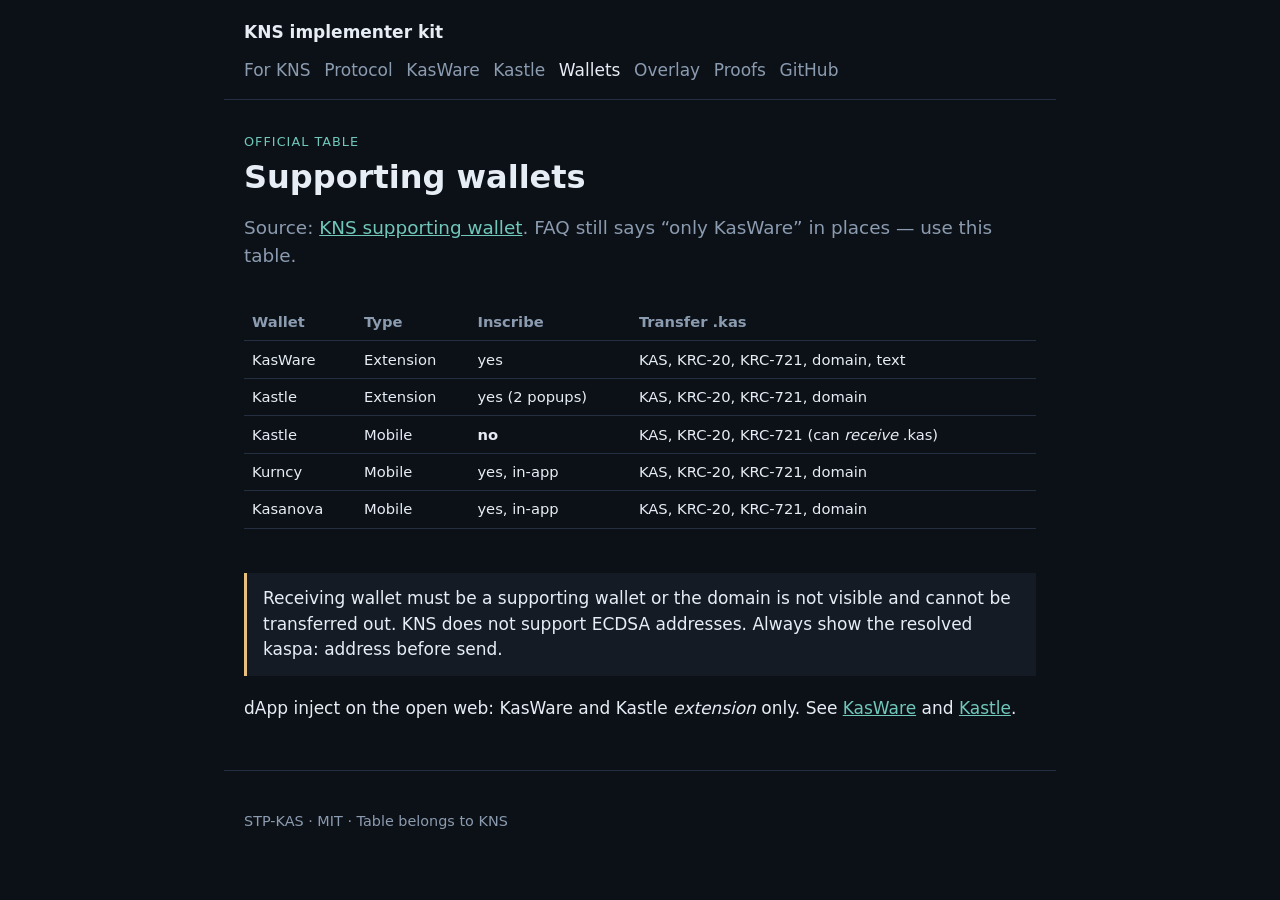
<file: docs/wallets.html>
<!doctype html>
<html lang="en">
<head>
  <meta charset="utf-8">
  <meta name="viewport" content="width=device-width, initial-scale=1">
  <title>KNS supporting wallets</title>
  <link rel="stylesheet" href="styles.css">
</head>
<body>
<header>
  <a class="brand" href="./">KNS implementer kit</a>
  <nav>
    <a href="./">For KNS</a>
    <a href="protocol.html">Protocol</a>
    <a href="kasware.html">KasWare</a>
    <a href="kastle.html">Kastle</a>
    <a href="wallets.html" aria-current="page">Wallets</a>
    <a href="overlay.html">Overlay</a>
    <a href="proofs.html">Proofs</a>
    <a href="https://github.com/STP-KAS/kns-spec">GitHub</a>
  </nav>
</header>
<main>
  <p class="kicker">Official table</p>
  <h1>Supporting wallets</h1>
  <p class="lede">Source: <a href="https://kns-2.gitbook.io/kns-docs-1/supporting-wallet">KNS supporting wallet</a>. FAQ still says “only KasWare” in places — use this table.</p>
  <div class="wrap">
    <table>
      <thead><tr><th>Wallet</th><th>Type</th><th>Inscribe</th><th>Transfer .kas</th></tr></thead>
      <tbody>
        <tr><td>KasWare</td><td>Extension</td><td>yes</td><td>KAS, KRC-20, KRC-721, domain, text</td></tr>
        <tr><td>Kastle</td><td>Extension</td><td>yes (2 popups)</td><td>KAS, KRC-20, KRC-721, domain</td></tr>
        <tr><td>Kastle</td><td>Mobile</td><td><strong>no</strong></td><td>KAS, KRC-20, KRC-721 (can <em>receive</em> .kas)</td></tr>
        <tr><td>Kurncy</td><td>Mobile</td><td>yes, in-app</td><td>KAS, KRC-20, KRC-721, domain</td></tr>
        <tr><td>Kasanova</td><td>Mobile</td><td>yes, in-app</td><td>KAS, KRC-20, KRC-721, domain</td></tr>
      </tbody>
    </table>
  </div>
  <div class="warn">
    Receiving wallet must be a supporting wallet or the domain is not visible and cannot be transferred out.
    KNS does not support ECDSA addresses.
    Always show the resolved kaspa: address before send.
  </div>
  <p>dApp inject on the open web: KasWare and Kastle <em>extension</em> only. See <a href="kasware.html">KasWare</a> and <a href="kastle.html">Kastle</a>.</p>
</main>
<footer>STP-KAS · MIT · Table belongs to KNS</footer>
</body>
</html>
</file>
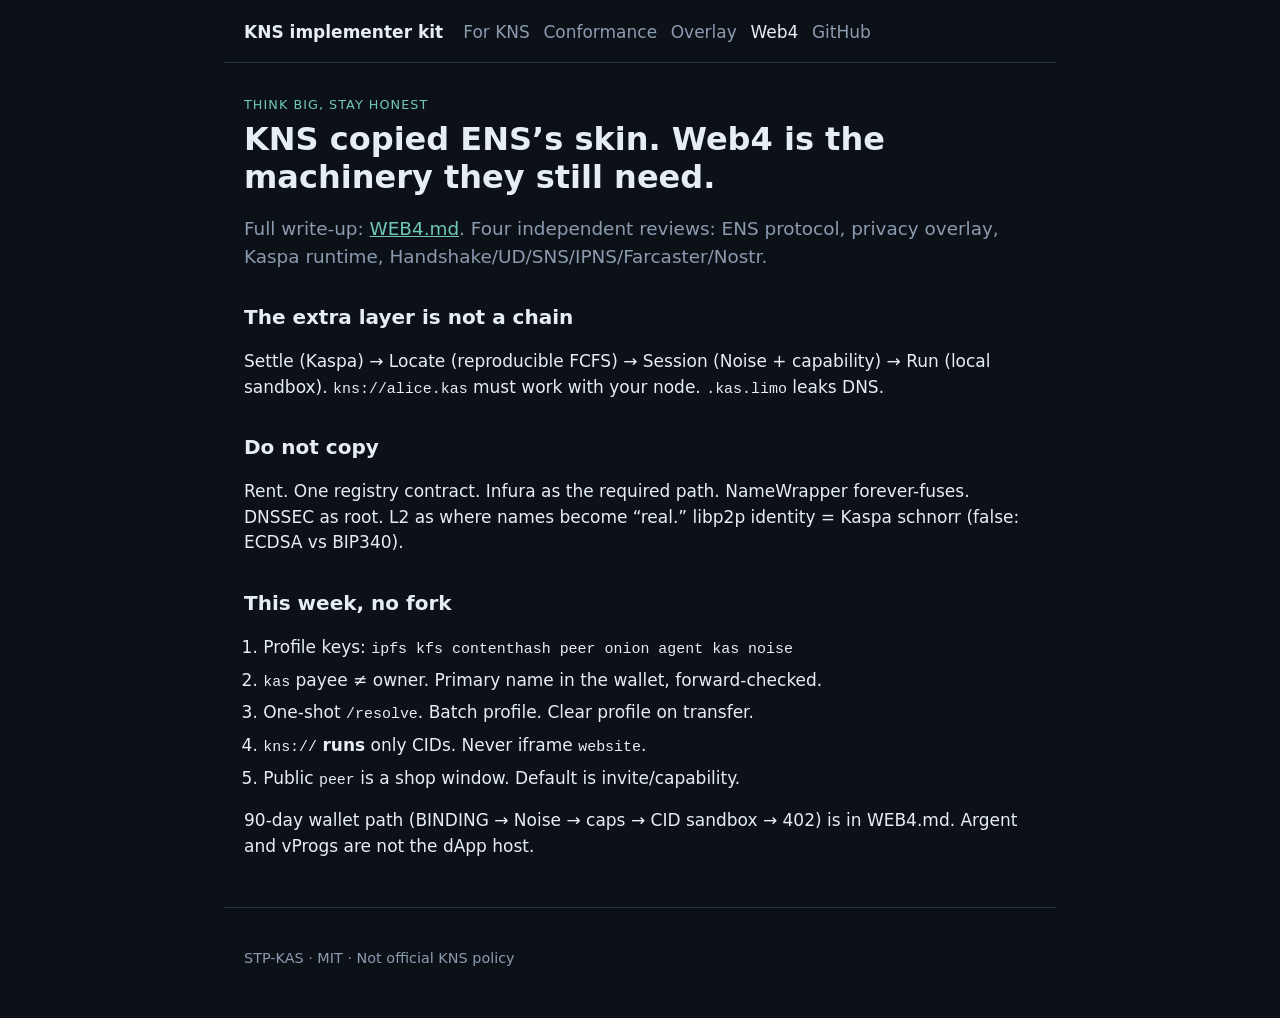
<file: docs/web4.html>
<!doctype html>
<html lang="en">
<head>
  <meta charset="utf-8">
  <meta name="viewport" content="width=device-width, initial-scale=1">
  <title>Web4 .kas — the name is the computer</title>
  <link rel="stylesheet" href="styles.css">
</head>
<body>
<header>
  <a class="brand" href="./">KNS implementer kit</a>
  <nav>
    <a href="./">For KNS</a>
    <a href="conformance.html">Conformance</a>
    <a href="overlay.html">Overlay</a>
    <a href="web4.html" aria-current="page">Web4</a>
    <a href="https://github.com/STP-KAS/kns-spec">GitHub</a>
  </nav>
</header>
<main>
  <p class="kicker">Think big, stay honest</p>
  <h1>KNS copied ENS’s skin. Web4 is the machinery they still need.</h1>
  <p class="lede">Full write-up: <a href="https://github.com/STP-KAS/kns-spec/blob/main/WEB4.md">WEB4.md</a>. Four independent reviews: ENS protocol, privacy overlay, Kaspa runtime, Handshake/UD/SNS/IPNS/Farcaster/Nostr.</p>

  <h2>The extra layer is not a chain</h2>
  <p>Settle (Kaspa) → Locate (reproducible FCFS) → Session (Noise + capability) → Run (local sandbox). <code>kns://alice.kas</code> must work with your node. <code>.kas.limo</code> leaks DNS.</p>

  <h2>Do not copy</h2>
  <p>Rent. One registry contract. Infura as the required path. NameWrapper forever-fuses. DNSSEC as root. L2 as where names become “real.” libp2p identity = Kaspa schnorr (false: ECDSA vs BIP340).</p>

  <h2>This week, no fork</h2>
  <ol class="ask">
    <li>Profile keys: <code>ipfs kfs contenthash peer onion agent kas noise</code></li>
    <li><code>kas</code> payee ≠ owner. Primary name in the wallet, forward-checked.</li>
    <li>One-shot <code>/resolve</code>. Batch profile. Clear profile on transfer.</li>
    <li><code>kns://</code> <strong>runs</strong> only CIDs. Never iframe <code>website</code>.</li>
    <li>Public <code>peer</code> is a shop window. Default is invite/capability.</li>
  </ol>
  <p>90-day wallet path (BINDING → Noise → caps → CID sandbox → 402) is in WEB4.md. Argent and vProgs are not the dApp host.</p>
</main>
<footer>STP-KAS · MIT · Not official KNS policy</footer>
</body>
</html>
</file>
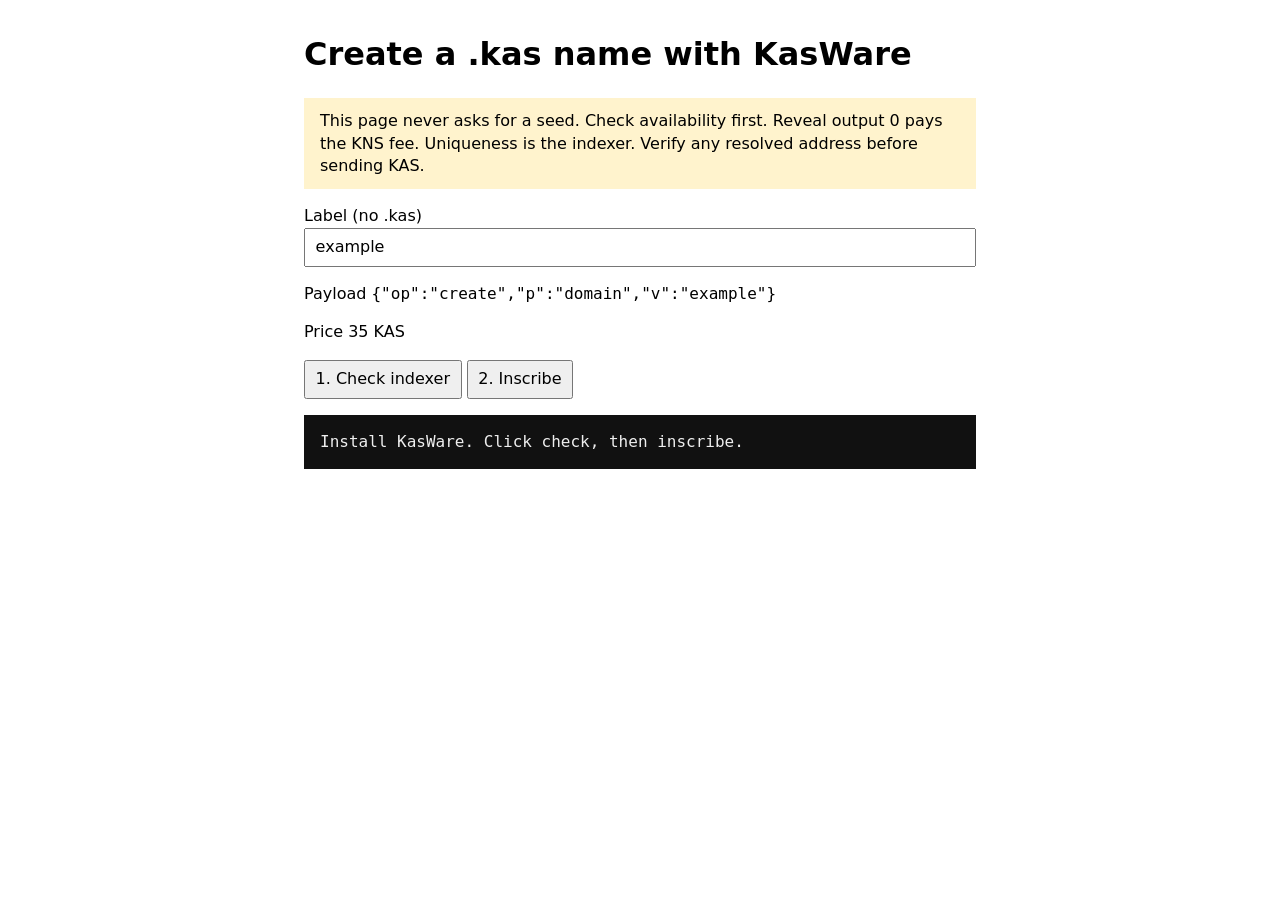
<file: examples/kasware-create.html>
<!doctype html>
<meta charset="utf-8">
<title>KNS create — KasWare</title>
<meta name="viewport" content="width=device-width, initial-scale=1">
<style>
  body { font: 16px/1.4 system-ui, sans-serif; max-width: 42rem; margin: 2rem auto; padding: 0 1rem; }
  code { font-family: ui-monospace, monospace; }
  input, button { font: inherit; padding: 0.4rem 0.6rem; }
  input { width: 100%; box-sizing: border-box; }
  pre { background: #111; color: #eee; padding: 1rem; overflow: auto; white-space: pre-wrap; }
  .warn { background: #fff3cd; padding: 0.75rem 1rem; }
</style>
<h1>Create a .kas name with KasWare</h1>
<p class="warn">This page never asks for a seed. Check availability first. Reveal output 0 pays the KNS fee. Uniqueness is the indexer. Verify any resolved address before sending KAS.</p>
<label>Label (no .kas)</label>
<input id="label" value="example" autocomplete="off">
<p>Payload <code id="payload"></code></p>
<p>Price <span id="price"></span> KAS</p>
<p><button id="check" type="button">1. Check indexer</button>
<button id="inscribe" type="button">2. Inscribe</button></p>
<pre id="log">Install KasWare. Click check, then inscribe.</pre>
<script>
const FEE = "kaspa:qyp4nvaq3pdq7609z09fvdgwtc9c7rg07fuw5zgeee7xpr085de59eseqfcmynn";
const log = (t) => { document.getElementById("log").textContent = t; };
function visualLen(s) {
  if (typeof Intl !== "undefined" && Intl.Segmenter) {
    return [...new Intl.Segmenter("en", { granularity: "grapheme" }).segment(s)].length || s.length;
  }
  return [...s].filter((c) => c !== "\u200d" && c !== "\ufe0f").length || s.length;
}
function price(label) {
  const n = visualLen(label);
  if (n <= 2) return 4200;
  if (n === 3) return 2100;
  if (n === 4) return 525;
  return 35;
}
function paint() {
  const label = document.getElementById("label").value.trim().toLowerCase();
  document.getElementById("payload").textContent = JSON.stringify({ op: "create", p: "domain", v: label });
  document.getElementById("price").textContent = price(label);
}
document.getElementById("label").addEventListener("input", paint);
paint();
document.getElementById("check").onclick = async () => {
  const label = document.getElementById("label").value.trim().toLowerCase();
  const name = label.endsWith(".kas") ? label : label + ".kas";
  const address = (window.kasware && (await window.kasware.getAccounts())[0]) || "kaspa:qzt9yuqceqvt2vk9dz7ddzayaa5flnenkymec59xvzm55ln3k72vgecxjhnjp";
  const res = await fetch("https://api.knsdomains.org/mainnet/api/v1/domains/check", {
    method: "POST",
    headers: { "content-type": "application/json" },
    body: JSON.stringify({ domainNames: [name], address }),
  });
  log(await res.text());
};
document.getElementById("inscribe").onclick = async () => {
  if (!window.kasware) { log("KasWare not injected."); return; }
  const label = document.getElementById("label").value.trim().toLowerCase();
  const payload = JSON.stringify({ op: "create", p: "domain", v: label });
  const accounts = await window.kasware.requestAccounts();
  const address = accounts[0];
  const { script, p2shAddress } = await window.kasware.buildScript({ type: "KNS", data: payload });
  const entries = await window.kasware.getUtxoEntries();
  const result = await window.kasware.submitCommitReveal(
    { priorityEntries: [], entries, outputs: [{ address: p2shAddress, amount: 1 }], changeAddress: address, priorityFee: 0.01 },
    { outputs: [{ address: FEE, amount: price(label) }], changeAddress: address, priorityFee: 0.02 },
    script,
    "mainnet"
  );
  log(JSON.stringify(result, null, 2));
};
</script>
</file>
<file: docs/styles.css>
:root {
  --bg: #0c1117;
  --paper: #141b24;
  --text: #e7edf5;
  --muted: #8b9bb0;
  --accent: #70c7ba;
  --warn: #e8c07d;
  --line: #243041;
  --bad: #f0a0a0;
}
* { box-sizing: border-box; }
html { scroll-behavior: smooth; }
body {
  margin: 0;
  background: var(--bg);
  color: var(--text);
  font: 17px/1.5 "Segoe UI", system-ui, sans-serif;
}
a { color: var(--accent); }
header, main, footer { max-width: 52rem; margin: 0 auto; padding: 0 1.25rem; }
header {
  display: flex;
  flex-wrap: wrap;
  gap: 0.75rem 1.25rem;
  align-items: baseline;
  padding-top: 1.25rem;
  padding-bottom: 1rem;
  border-bottom: 1px solid var(--line);
}
header nav { display: flex; flex-wrap: wrap; gap: 0.85rem; }
header nav a { color: var(--muted); text-decoration: none; }
header nav a[aria-current="page"] { color: var(--text); }
.brand { font-weight: 700; color: var(--text); text-decoration: none; }
.kicker { color: var(--accent); font-size: 0.8rem; letter-spacing: 0.08em; text-transform: uppercase; margin: 2rem 0 0.4rem; }
h1 { font-size: 2rem; line-height: 1.2; margin: 0 0 0.75rem; }
h2 { font-size: 1.25rem; margin: 2rem 0 0.6rem; }
p { color: var(--text); }
.lede { font-size: 1.15rem; color: var(--muted); }
.share {
  background: var(--paper);
  border: 1px solid var(--line);
  padding: 0.9rem 1rem;
  margin: 1.25rem 0 1.75rem;
}
.share code { font-size: 0.95rem; word-break: break-all; }
.warn, .note {
  border-left: 3px solid var(--warn);
  background: var(--paper);
  padding: 0.85rem 1rem;
  margin: 1.25rem 0;
}
.note { border-left-color: var(--accent); }
table { width: 100%; border-collapse: collapse; font-size: 0.92rem; margin: 1rem 0 1.5rem; }
th, td { text-align: left; padding: 0.45rem 0.5rem; border-bottom: 1px solid var(--line); vertical-align: top; }
th { color: var(--muted); font-weight: 600; }
.wrap { overflow-x: auto; }
code, .mono { font-family: ui-monospace, "Cascadia Mono", Consolas, monospace; font-size: 0.88em; }
pre {
  background: #0a0e13;
  border: 1px solid var(--line);
  padding: 0.9rem 1rem;
  overflow-x: auto;
  line-height: 1.4;
}
ol.ask { padding-left: 1.2rem; }
ol.ask li { margin: 0.45rem 0; }
footer { color: var(--muted); font-size: 0.9rem; padding: 2.5rem 1.25rem 3rem; border-top: 1px solid var(--line); margin-top: 3rem; }
.grid { display: grid; gap: 0.85rem; }
@media (min-width: 720px) { .grid.two { grid-template-columns: 1fr 1fr; } }
.card { background: var(--paper); border: 1px solid var(--line); padding: 0.9rem 1rem; }
.card h3 { margin: 0 0 0.35rem; font-size: 1rem; }
.card p { margin: 0; color: var(--muted); font-size: 0.95rem; }
</file>
